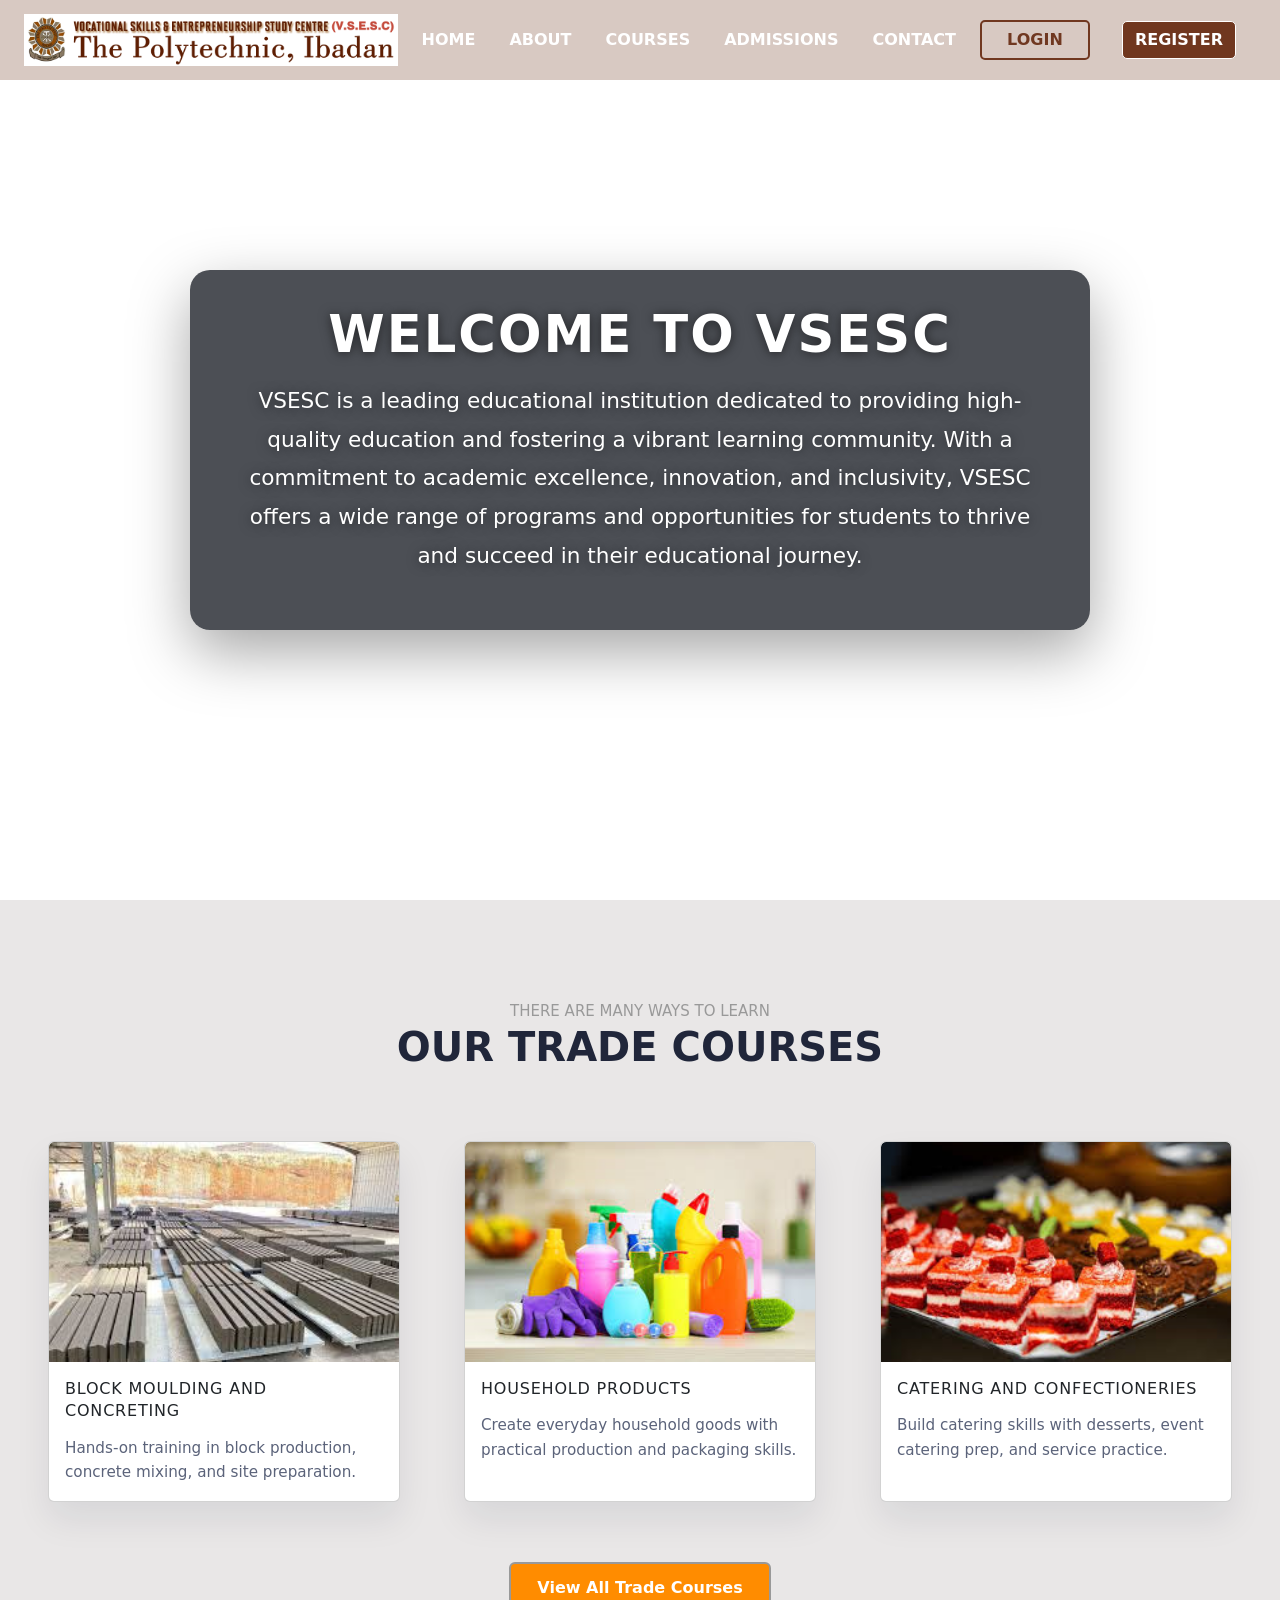
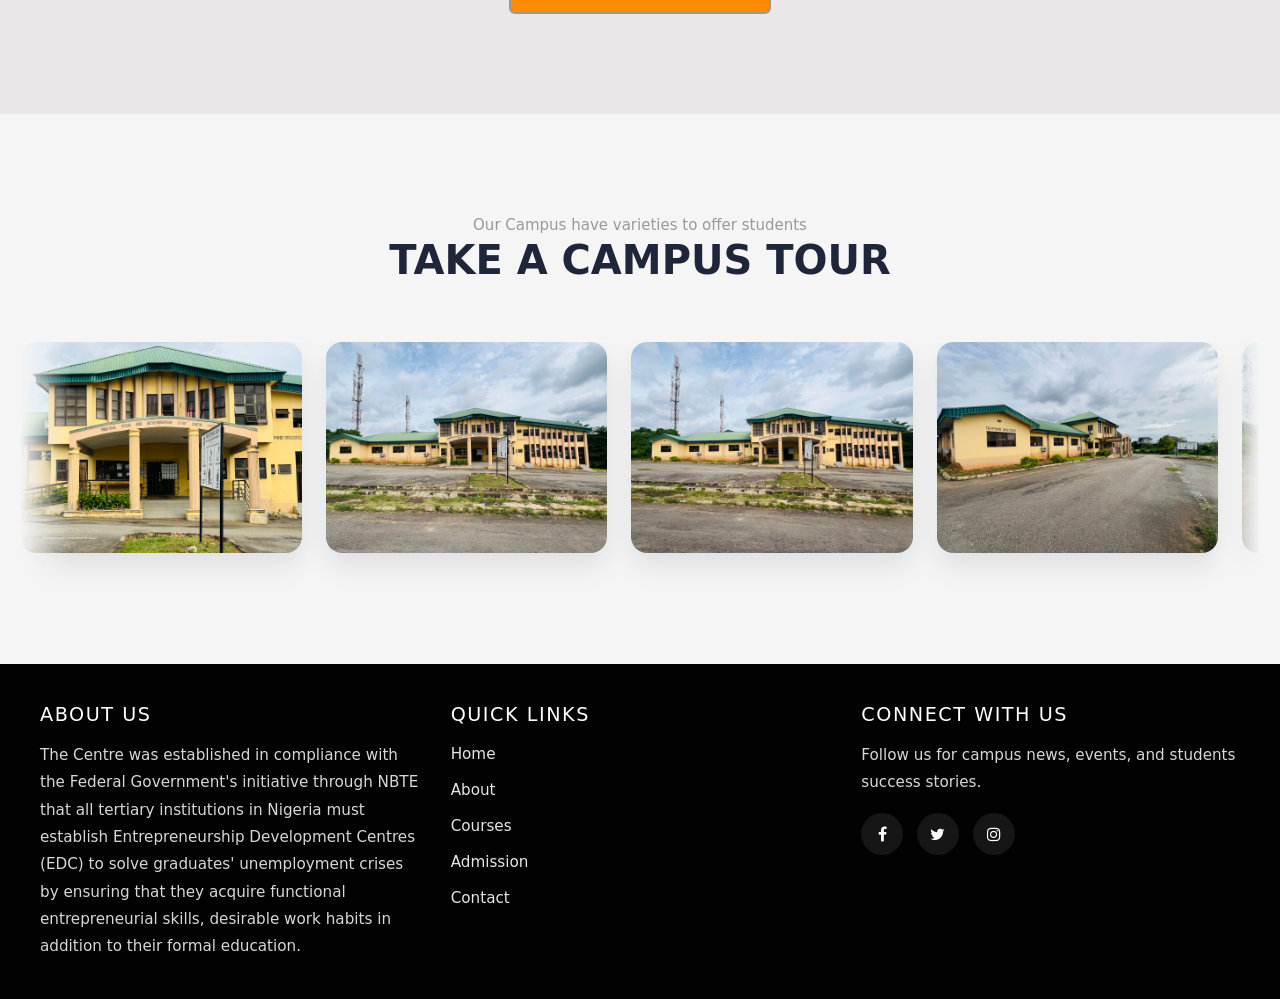
<file: index.html>
<!DOCTYPE html>
<html lang="en">
<head>
    <meta charset="UTF-8">
    <meta name="viewport" content="width=device-width, initial-scale=1.0">
    <title>The Polytechnic Ibadan - Vocation Skill & Entrepreneurship Study Centre</title>
    <link rel="stylesheet" href="index.css">
    <link rel="icon" type="image/png" href="Image/Poly Logo.png">
    <link 
      href="https://cdn.jsdelivr.net/npm/bootstrap@5.3.5/dist/css/bootstrap.min.css" 
      rel="stylesheet" 
      integrity="sha384-SgOJa3DmI69IUzQ2PVdRZhwQ+dy64/BUtbMJw1MZ8t5HZApcHrRKUc4W0kG879m7" 
      crossorigin="anonymous">
    <link 
    rel="stylesheet" 
    href="https://cdnjs.cloudflare.com/ajax/libs/font-awesome/4.7.0/css/font-awesome.min.css">
</head>
<body>
    <script src="https://cdn.jsdelivr.net/npm/bootstrap@5.3.5/dist/js/bootstrap.bundle.min.js" 
      integrity="sha384-k6d4wzSIapyDyv1kpU366/PK5hCdSbCRGRCMv+eplOQJWyd1fbcAu9OCUj5zNLiq" 
      crossorigin="anonymous">
    </script>
    <script src="index.js" defer></script>

    <!-- <NAVBAR> -->
        
    <header>
        <div class="nav_bar">
            <div class="logo">
                <img 
                  src="Image/VSESC logo.png"
                  alt="VSESC logo" 
                  onerror="this.style.display='none'"/>
            </div>

            <nav class="mid_nav" aria-label="Primary navigation">
                <a href="#home">Home</a>
                <a href="#about">About</a>
                <a href="courses.html">Courses</a>
                <a href="#admission">Admissions</a>
                <a href="#contact">Contact</a>
            </nav>

            <div class="nav-actions">
                <a href="login.html" class="lg_btn">Login</a>
                <a href="register.html" class="rg_btn">Register</a>
                <button 
                    class="nav-toggle" 
                    type="button"
                    aria-label="Toggle menu" 
                    aria-expanded="false" 
                    aria-controls="mobile-menu">
                    <span class="bar"></span>
                    <span class="bar"></span>
                    <span class="bar"></span>
                </button>
            </div>
        </div>

        <div id="mobile-menu" class="mobile-menu" hidden aria-hidden="true">
            <a href="#home">Home</a>
            <a href="#about">About</a>
            <a href="#courses">Courses</a>
            <a href="#admission">Admissions</a>
            <a href="#contact">Contact</a>
            <div class="menu-actions">
                <a href="login.html" class="lg_btn">Login</a>
                <a href="register.html" class="rg_btn">Register</a>
            </div>
        </div>
      </header>

    <!-- <HEROSECTION> -->

    <section class="hero" id="home" aria-label="Hero section">

      <div id="carouselExampleCaptions" 
        class="carousel slide"
        data-bs-interval="7000"
        data-bs-touch="true"
        data-bs-ride="carousel"
        aria-label="VSESC hero carousel">
        <div class="carousel-indicators">
          <button
            type="button"
            data-bs-target="#carouselExampleCaptions"
            data-bs-slide-to="0"
            aria-label="Slide 1"
            class="active"
            aria-current="true"
          ></button>
          <button
            type="button"
            data-bs-target="#carouselExampleCaptions"
            data-bs-slide-to="1"
            aria-label="Slide 2"
          ></button>
          <button
            type="button"
            data-bs-target="#carouselExampleCaptions"
            data-bs-slide-to="2"
            aria-label="Slide 3"
          ></button>
        </div>
        <div class="carousel-inner">
          <div class="carousel-item active">
            <!-- <img src="Image/Front view close.jpg" class="d-block w-100" alt="Front View of Centre" /> -->
            <video src="videos/Front view.mp4" class="d-block w-100" muted autoplay loop></video>
            <div class="carousel-caption hero-caption d-flex flex-column h-100 align-items-center justify-content-center">
              <div class="hero-caption-inner">
                <h1 class="top">
                  Welcome to VSESC
                </h1>
                <p class="text">
                  VSESC is a leading educational institution dedicated to providing high-quality education and fostering a vibrant learning community. With a commitment to academic excellence, innovation, and inclusivity, VSESC offers a wide range of programs and opportunities for students to thrive and succeed in their educational journey.
                </p>
              </div>
            </div>
          </div>
          <div class="carousel-item">
            <!-- <img src="Image/Right view far.jpg"  class="d-block w-100" alt="Right view of Centre" /> -->
            <video src="videos/Right view.mp4" class="d-block w-100" muted autoplay loop></video>
            <div class="carousel-caption hero-caption d-flex flex-column h-100 align-items-center justify-content-center">
              <div class="hero-caption-inner">
                <h2 class="top">
                  Welcome to VSESC
                </h2>
                <p class="text">
                  Our programs blend practical trade skills with entrepreneurship training, helping learners launch careers in construction, hospitality, and sustainable production.
                </p>
              </div>
            </div>
          </div>
          <div class="carousel-item">
            <!-- <img src="Image/Left view 1.jpg" class="d-block w-100" alt="Left view of Centre" /> -->
            <video src="videos/Left view 1.mp4" class="d-block w-100" muted autoplay loop></video>
            <div class="carousel-caption hero-caption d-flex flex-column h-100 align-items-center justify-content-center">
              <div class="hero-caption-inner">
                <h2 class="top">
                  Welcome to VSESC
                </h2>
                <p class="text">
                  Whether you are starting fresh or upskilling, our center supports growth with hands-on learning, mentorship, and career-focused education.
                </p>
              </div>
            </div>
          </div>
        </div>
      </div>
    </section>

    <!-- <MIDSEC> -->

    <section id="courses" class="mid_sec">
        <div class="way_learn">THERE ARE MANY WAYS TO LEARN</div>
        <h2 class="our-courses-text">
          OUR TRADE COURSES
        </h2>
        
        <div class="courses">
            <article class="card">
                <a href="#" class="card-link" aria-label="Block Moulding and Concreting course">
                  <img 
                  src="Image/Block 1.png"
                  class="card-img-top" loading="lazy" alt="Block moulding and concreting training session"/>
                  <div class="card-body">
                    <h3 class="card-title">Block Moulding and Concreting</h3>
                    <p class="card-description">Hands-on training in block production, concrete mixing, and site preparation.</p>
                  </div>
                </a>
            </article>
    
            <article class="card">
                <a href="#" class="card-link" aria-label="Household Products course">
                  <img src="Image/Household 3.png"
                  class="card-img-top" loading="lazy" alt="Household products training and production">
                  <div class="card-body">
                    <h3 class="card-title">Household Products</h3>
                    <p class="card-description">Create everyday household goods with practical production and packaging skills.</p>
                  </div>
                </a>
            </article>
    
            <article class="card">
                <a href="#" class="card-link" aria-label="Catering and Confectioneries course">
                  <img src="Image/Cakes 1.png" 
                  class="card-img-top" loading="lazy" alt="Catering and confectioneries practical class">
                  <div class="card-body">
                    <h3 class="card-title">Catering and Confectioneries</h3>
                    <p class="card-description">Build catering skills with desserts, event catering prep, and service practice.</p>
                  </div>
                </a>
            </article>
        </div>

        <div class="button-wrapper"> 
          <a href="courses.html" class="btn-course" aria-label="View all trade courses">
            View All Trade Courses
          </a> 
        </div>
      
    </section>

    <!-- <MOVINGSEC> -->

    <section class="campus-tour" id="about">
      <div class="way_learn">Our Campus have varieties to offer students</div>
        <h2 class="our-courses-text">
          TAKE A CAMPUS TOUR
        </h2>
        
        <div class="campus-gallery-marquee" aria-label="Campus photo gallery">
          <div class="campus-gallery-track">
            <div class="campus-gallery-group">
              <figure class="campus-gallery-item"><img src="Image/Front view close.jpg" alt="Front entrance close-up" loading="lazy" decoding="async" width="640" height="480"></figure>
              <figure class="campus-gallery-item"><img src="Image/Front view 1.jpg" alt="Front of campus building" loading="lazy" decoding="async" width="640" height="480"></figure>
              <figure class="campus-gallery-item"><img src="Image/Front view.jpg" alt="Campus front exterior" loading="lazy" decoding="async" width="640" height="480"></figure>
              <figure class="campus-gallery-item"><img src="Image/Left view 1.jpg" alt="Left side of campus" loading="lazy" decoding="async" width="640" height="480"></figure>
              <figure class="campus-gallery-item"><img src="Image/Left view 2.jpg" alt="Left wing of the centre" loading="lazy" decoding="async" width="640" height="480"></figure>
              <figure class="campus-gallery-item"><img src="Image/Right view 1.jpg" alt="Right side of campus" loading="lazy" decoding="async" width="640" height="480"></figure>
              <figure class="campus-gallery-item"><img src="Image/Right view 2.jpg" alt="Right wing exterior" loading="lazy" decoding="async" width="640" height="480"></figure>
              <figure class="campus-gallery-item"><img src="Image/Right view far.jpg" alt="Campus from a distance" loading="lazy" decoding="async" width="640" height="480"></figure>
              <figure class="campus-gallery-item"><img src="Image/vsesc stairs 1.jpeg" alt="Interior staircase" loading="lazy" decoding="async" width="640" height="480"></figure>
              <figure class="campus-gallery-item"><img src="Image/vsesc stairs.jpeg" alt="Staircase and hallway" loading="lazy" decoding="async" width="640" height="480"></figure>
              <figure class="campus-gallery-item"><img src="Image/vsesc working.jpeg" alt="Students at work" loading="lazy" decoding="async" width="640" height="480"></figure>
              <figure class="campus-gallery-item"><img src="Image/vsesc gallery.jpeg" alt="Campus gallery space" loading="lazy" decoding="async" width="640" height="480"></figure>
            </div>
            <div class="campus-gallery-group" aria-hidden="true">
              <figure class="campus-gallery-item"><img src="Image/Front view close.jpg" alt="" loading="lazy" decoding="async" width="640" height="480"></figure>
              <figure class="campus-gallery-item"><img src="Image/Front view 1.jpg" alt="" loading="lazy" decoding="async" width="640" height="480"></figure>
              <figure class="campus-gallery-item"><img src="Image/Front view.jpg" alt="" loading="lazy" decoding="async" width="640" height="480"></figure>
              <figure class="campus-gallery-item"><img src="Image/Left view 1.jpg" alt="" loading="lazy" decoding="async" width="640" height="480"></figure>
              <figure class="campus-gallery-item"><img src="Image/Left view 2.jpg" alt="" loading="lazy" decoding="async" width="640" height="480"></figure>
              <figure class="campus-gallery-item"><img src="Image/Right view 1.jpg" alt="" loading="lazy" decoding="async" width="640" height="480"></figure>
              <figure class="campus-gallery-item"><img src="Image/Right view 2.jpg" alt="" loading="lazy" decoding="async" width="640" height="480"></figure>
              <figure class="campus-gallery-item"><img src="Image/Right view far.jpg" alt="" loading="lazy" decoding="async" width="640" height="480"></figure>
              <figure class="campus-gallery-item"><img src="Image/vsesc stairs 1.jpeg" alt="" loading="lazy" decoding="async" width="640" height="480"></figure>
              <figure class="campus-gallery-item"><img src="Image/vsesc stairs.jpeg" alt="" loading="lazy" decoding="async" width="640" height="480"></figure>
              <figure class="campus-gallery-item"><img src="Image/vsesc working.jpeg" alt="" loading="lazy" decoding="async" width="640" height="480"></figure>
              <figure class="campus-gallery-item"><img src="Image/vsesc gallery.jpeg" alt="" loading="lazy" decoding="async" width="640" height="480"></figure>
            </div>
          </div>
        </div>
    </section>

    <!-- <FOOTER> -->

    <footer class="footer">
        <div class="footer-inner">
            <div class="footer-col footer-about">
                <h3>About us</h3>
                <p>The Centre was established in compliance with the Federal Government's initiative through NBTE that all tertiary institutions in Nigeria must establish Entrepreneurship Development Centres (EDC) to solve graduates' unemployment crises by ensuring that they acquire functional entrepreneurial skills, desirable work habits in addition to their formal education.</p>
            </div>
            <div class="footer-col footer-links">
                <h3>Quick Links</h3>
                <ul>
                    <li><a href="#home">Home</a></li>
                    <li><a href="#about">About</a></li>
                    <li><a href="#courses">Courses</a></li>
                    <li><a href="#admission">Admission</a></li>
                    <li><a href="#contact">Contact</a></li>
                </ul>
            </div>
            <div class="footer-col footer-social">
                <h3>Connect With Us</h3>
                <p>Follow us for campus news, events, and students success stories.</p>
                <ul class="social-links">
                    <li><a href="#" aria-label="Facebook"><i class="fa fa-facebook" aria-hidden="true"></i></a></li>
                    <li><a href="#" aria-label="Twitter"><i class="fa fa-twitter" aria-hidden="true"></i></a></li>
                    <li><a href="#" aria-label="Instagram"><i class="fa fa-instagram" aria-hidden="true"></i></a></li>
                </ul>
            </div>
        </div>
    </footer>
    
</body>
</html>
</file>
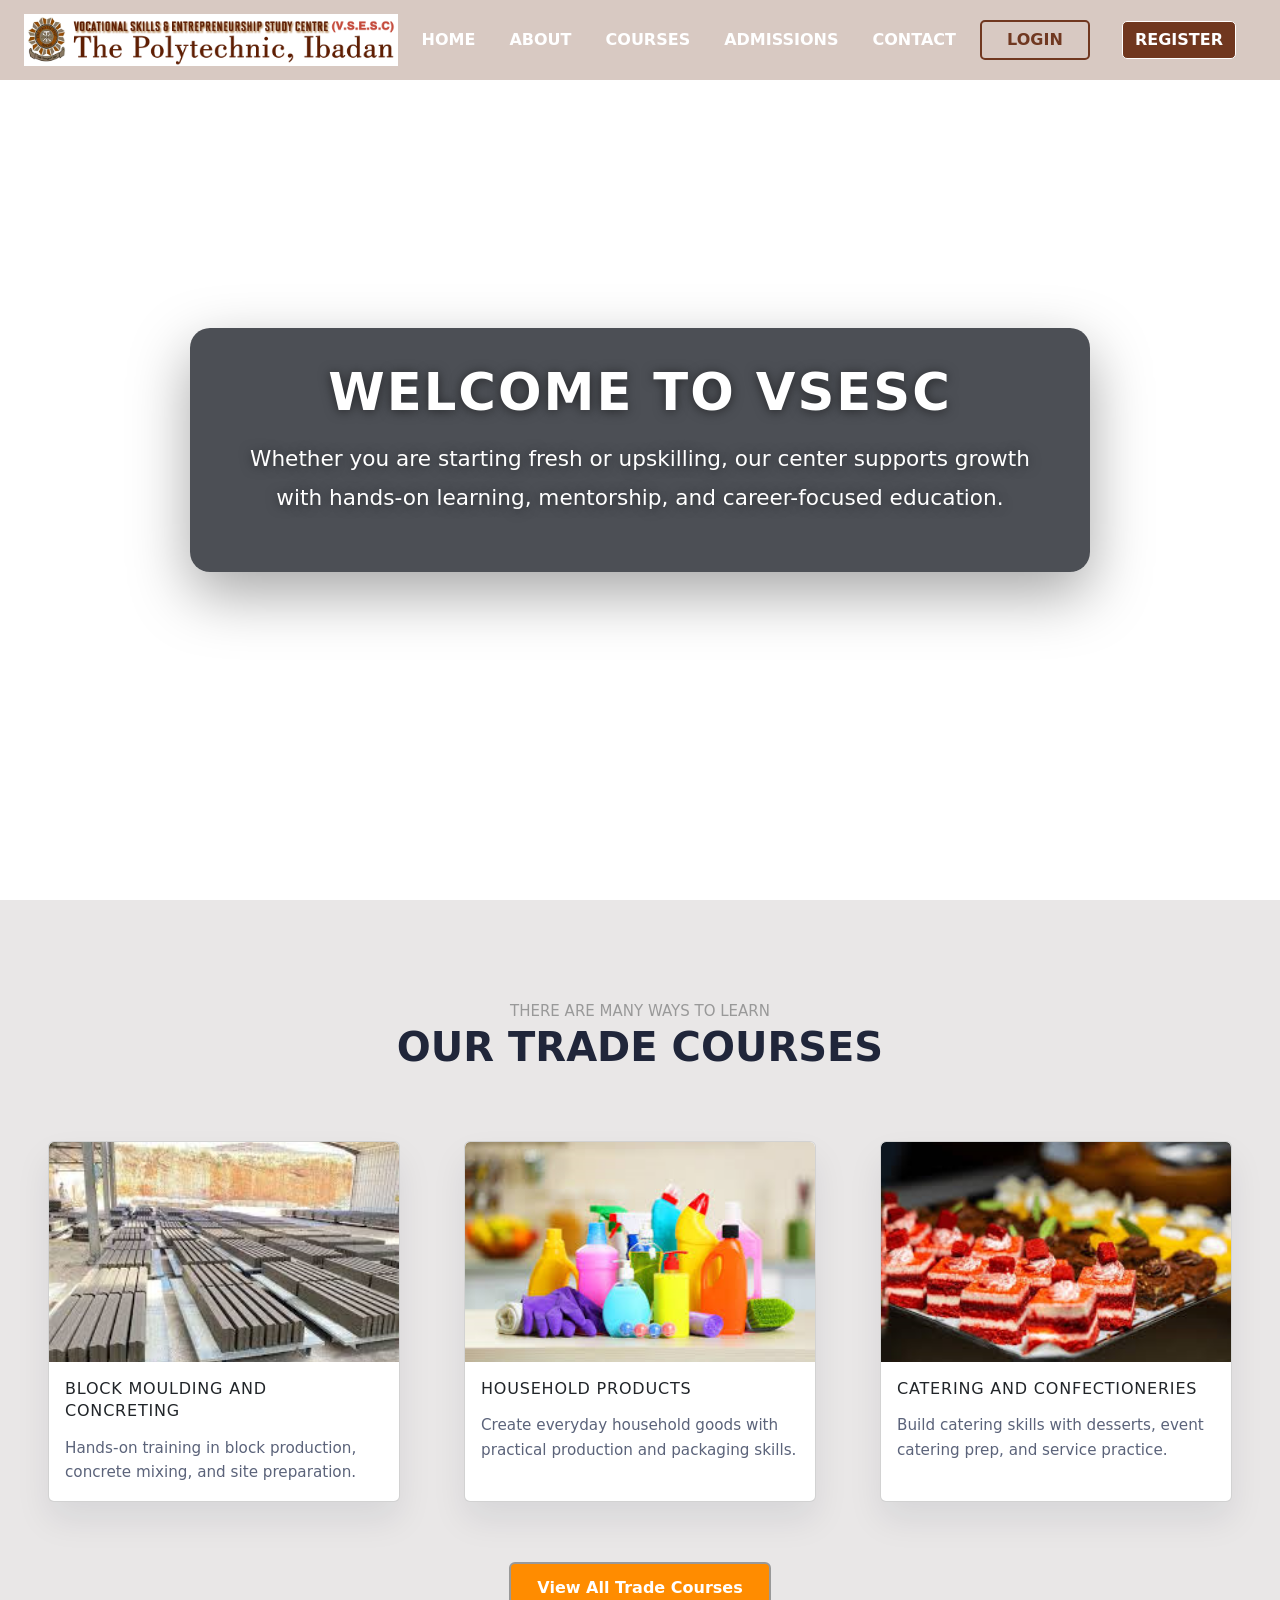
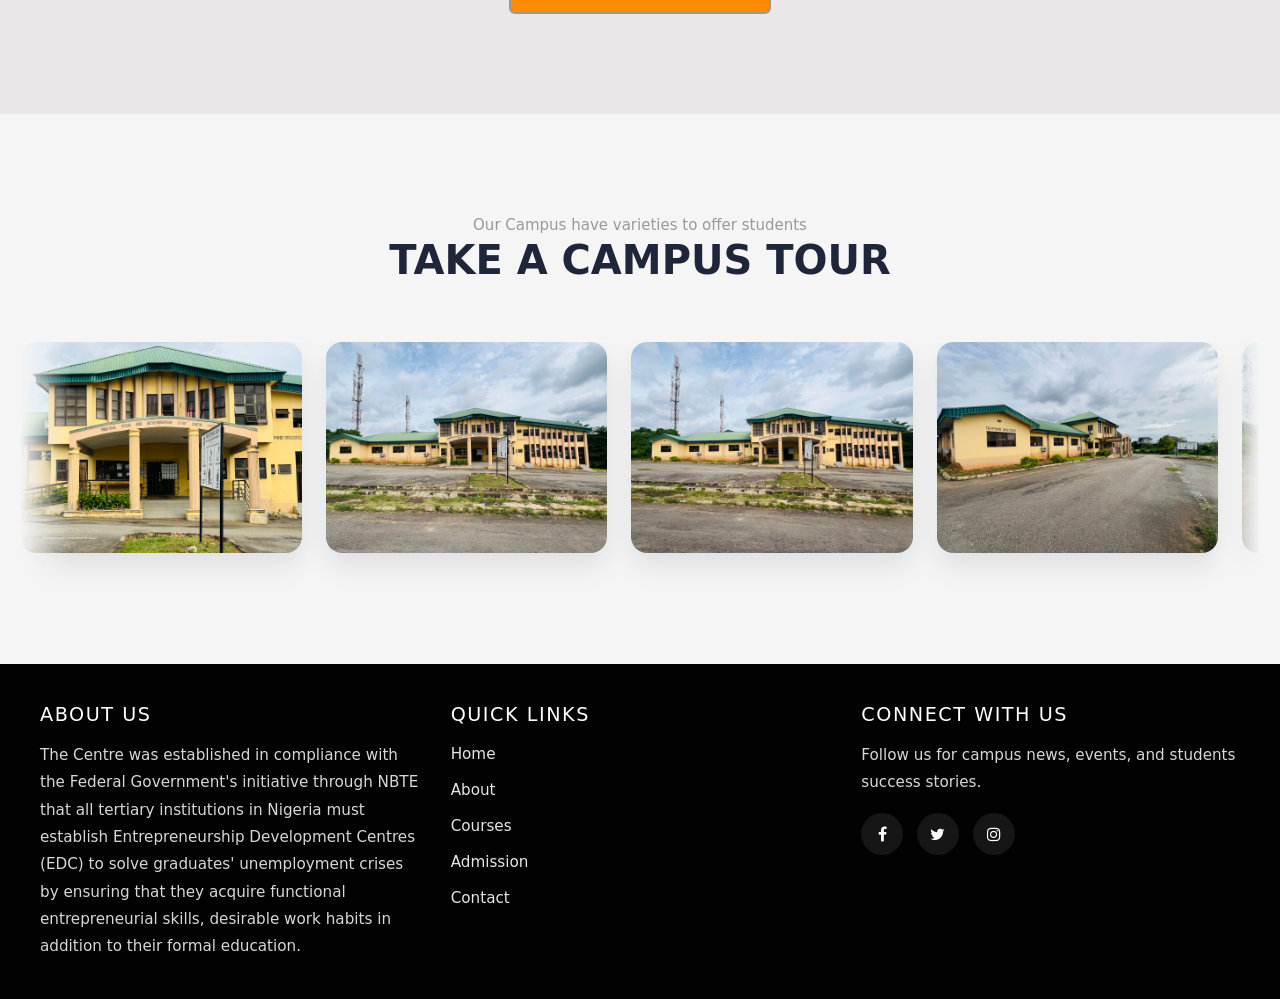
<file: index1.html>
<!DOCTYPE html>
<html lang="en"><head>
    <meta charset="UTF-8">
    <meta name="viewport" content="width=device-width, initial-scale=1.0">
    <title>The Polytechnic Ibadan - Vocation Skill &amp; Entrepreneurship Study Centre</title>
    <link rel="stylesheet" href="index.css">
    <link rel="icon" type="image/png" href="Image/Poly Logo.png">
    <link href="https://cdn.jsdelivr.net/npm/bootstrap@5.3.5/dist/css/bootstrap.min.css" rel="stylesheet" integrity="sha384-SgOJa3DmI69IUzQ2PVdRZhwQ+dy64/BUtbMJw1MZ8t5HZApcHrRKUc4W0kG879m7" crossorigin="anonymous">
    <link rel="stylesheet" href="https://cdnjs.cloudflare.com/ajax/libs/font-awesome/4.7.0/css/font-awesome.min.css">
</head>
<body>
    <script src="https://cdn.jsdelivr.net/npm/bootstrap@5.3.5/dist/js/bootstrap.bundle.min.js" integrity="sha384-k6d4wzSIapyDyv1kpU366/PK5hCdSbCRGRCMv+eplOQJWyd1fbcAu9OCUj5zNLiq" crossorigin="anonymous">
    </script>
    <script src="index.js" defer=""></script>

    <!-- <NAVBAR> -->
        
    <header>
        <div class="nav_bar">
            <div class="logo">
                <img src="Image/VSESC logo.png" alt="VSESC logo" onerror="this.style.display='none'">
            </div>

            <nav class="mid_nav" aria-label="Primary navigation">
                <a href="#home">Home</a>
                <a href="#about">About</a>
                <a href="courses.html">Courses</a>
                <a href="#admission">Admissions</a>
                <a href="#contact">Contact</a>
            </nav>

            <div class="nav-actions">
                <a href="login.html" class="lg_btn">Login</a>
                <a href="register.html" class="rg_btn">Register</a>
                <button class="nav-toggle" type="button" aria-label="Toggle menu" aria-expanded="false" aria-controls="mobile-menu">
                    <span class="bar"></span>
                    <span class="bar"></span>
                    <span class="bar"></span>
                </button>
            </div>
        </div>

        <div id="mobile-menu" class="mobile-menu" hidden="" aria-hidden="true">
            <a href="#home">Home</a>
            <a href="#about">About</a>
            <a href="courses.html">Courses</a>
            <a href="#admission">Admissions</a>
            <a href="#contact">Contact</a>
            <div class="menu-actions">
                <a href="login.html" class="lg_btn">Login</a>
                <a href="register.html" class="rg_btn">Register</a>
            </div>
        </div>
      </header>

    <!-- <HEROSECTION> -->

    <section class="hero" id="home" aria-label="Hero section">

      <div id="carouselExampleCaptions" class="carousel slide" data-bs-interval="7000" data-bs-touch="true" data-bs-ride="carousel" aria-label="VSESC hero carousel">
        <div class="carousel-indicators">
          <button type="button" data-bs-target="#carouselExampleCaptions" data-bs-slide-to="0" aria-label="Slide 1" class=""></button>
          <button type="button" data-bs-target="#carouselExampleCaptions" data-bs-slide-to="1" aria-label="Slide 2" class=""></button>
          <button type="button" data-bs-target="#carouselExampleCaptions" data-bs-slide-to="2" aria-label="Slide 3" class="active" aria-current="true"></button>
        </div>
        <div class="carousel-inner">
          <div class="carousel-item">
            <!-- <img src="Image/Front view close.jpg" class="d-block w-100" alt="Front View of Centre" /> -->
            <video src="videos/Front view.mp4" class="d-block w-100" muted="" autoplay="" loop=""></video>
            <div class="carousel-caption hero-caption d-flex flex-column h-100 align-items-center justify-content-center">
              <div class="hero-caption-inner">
                <h1 class="top">
                  Welcome to VSESC
                </h1>
                <p class="text">
                  VSESC is a leading vocational centre dedicated to providing high-quality training, and offers a wide range of programs and opportunities for students to thrive and succeed in their entrepreneurship journey.
                </p>
              </div>
            </div>
          </div>
          <div class="carousel-item active carousel-item-start">
            <!-- <img src="Image/Right view far.jpg"  class="d-block w-100" alt="Right view of Centre" /> -->
            <video src="videos/Right view.mp4" class="d-block w-100" muted="" autoplay="" loop=""></video>
            <div class="carousel-caption hero-caption d-flex flex-column h-100 align-items-center justify-content-center">
              <div class="hero-caption-inner">
                <h2 class="top">
                  Welcome to VSESC
                </h2>
                <p class="text">
                  Our programs blend practical trade skills with entrepreneurship training, helping learners launch careers in Technology, hospitality, and sustainable production.
                </p>
              </div>
            </div>
          </div>
          <div class="carousel-item carousel-item-next carousel-item-start">
            <!-- <img src="Image/Left view 1.jpg" class="d-block w-100" alt="Left view of Centre" /> -->
            <video src="videos/Left view 1.mp4" class="d-block w-100" muted="" autoplay="" loop=""></video>
            <div class="carousel-caption hero-caption d-flex flex-column h-100 align-items-center justify-content-center">
              <div class="hero-caption-inner">
                <h2 class="top">
                  Welcome to VSESC
                </h2>
                <p class="text">
                  Whether you are starting fresh or upskilling, our center supports growth with hands-on learning, mentorship, and career-focused education.
                </p>
              </div>
            </div>
          </div>
        </div>
      </div>
    </section>

    <!-- <MIDSEC> -->

    <section id="courses" class="mid_sec">
        <div class="way_learn">THERE ARE MANY WAYS TO LEARN</div>
        <h2 class="our-courses-text">
          OUR TRADE COURSES
        </h2>
        
        <div class="courses">
            <article class="card">
                <a href="#" class="card-link" aria-label="Block Moulding and Concreting course">
                  <img src="Image/Block 1.png" class="card-img-top" loading="lazy" alt="Block moulding and concreting training session">
                  <div class="card-body">
                    <h3 class="card-title">Block Moulding and Concreting</h3>
                    <p class="card-description">Hands-on training in block production, concrete mixing, and site preparation.</p>
                  </div>
                </a>
            </article>
    
            <article class="card">
                <a href="#" class="card-link" aria-label="Household Products course">
                  <img src="Image/Household 3.png" class="card-img-top" loading="lazy" alt="Household products training and production">
                  <div class="card-body">
                    <h3 class="card-title">Household Products</h3>
                    <p class="card-description">Create everyday household goods with practical production and packaging skills.</p>
                  </div>
                </a>
            </article>
    
            <article class="card">
                <a href="#" class="card-link" aria-label="Catering and Confectioneries course">
                  <img src="Image/Cakes 1.png" class="card-img-top" loading="lazy" alt="Catering and confectioneries practical class">
                  <div class="card-body">
                    <h3 class="card-title">Catering and Confectioneries</h3>
                    <p class="card-description">Build catering skills with desserts, event catering prep, and service practice.</p>
                  </div>
                </a>
            </article>
        </div>

        <div class="button-wrapper"> 
          <a href="courses.html" class="btn-course" aria-label="View all trade courses">
            View All Trade Courses
          </a> 
        </div>
      
    </section>

    <!-- <MOVINGSEC> -->

    <section class="campus-tour" id="about">
      <div class="way_learn">Our Campus have varieties to offer students</div>
        <h2 class="our-courses-text">
          TAKE A CAMPUS TOUR
        </h2>
        
        <div class="campus-gallery-marquee" aria-label="Campus photo gallery">
          <div class="campus-gallery-track">
            <div class="campus-gallery-group">
              <figure class="campus-gallery-item"><img src="Image/Front view close.jpg" alt="Front entrance close-up" loading="lazy" decoding="async" width="640" height="480"></figure>
              <figure class="campus-gallery-item"><img src="Image/Front view 1.jpg" alt="Front of campus building" loading="lazy" decoding="async" width="640" height="480"></figure>
              <figure class="campus-gallery-item"><img src="Image/Front view.jpg" alt="Campus front exterior" loading="lazy" decoding="async" width="640" height="480"></figure>
              <figure class="campus-gallery-item"><img src="Image/Left view 1.jpg" alt="Left side of campus" loading="lazy" decoding="async" width="640" height="480"></figure>
              <figure class="campus-gallery-item"><img src="Image/Left view 2.jpg" alt="Left wing of the centre" loading="lazy" decoding="async" width="640" height="480"></figure>
              <figure class="campus-gallery-item"><img src="Image/Right view 1.jpg" alt="Right side of campus" loading="lazy" decoding="async" width="640" height="480"></figure>
              <figure class="campus-gallery-item"><img src="Image/Right view 2.jpg" alt="Right wing exterior" loading="lazy" decoding="async" width="640" height="480"></figure>
              <figure class="campus-gallery-item"><img src="Image/Right view far.jpg" alt="Campus from a distance" loading="lazy" decoding="async" width="640" height="480"></figure>
              <figure class="campus-gallery-item"><img src="Image/vsesc stairs 1.jpeg" alt="Interior staircase" loading="lazy" decoding="async" width="640" height="480"></figure>
              <figure class="campus-gallery-item"><img src="Image/vsesc stairs.jpeg" alt="Staircase and hallway" loading="lazy" decoding="async" width="640" height="480"></figure>
              <figure class="campus-gallery-item"><img src="Image/vsesc working.jpeg" alt="Students at work" loading="lazy" decoding="async" width="640" height="480"></figure>
              <figure class="campus-gallery-item"><img src="Image/vsesc gallery.jpeg" alt="Campus gallery space" loading="lazy" decoding="async" width="640" height="480"></figure>
            </div>
            <div class="campus-gallery-group" aria-hidden="true">
              <figure class="campus-gallery-item"><img src="Image/Front view close.jpg" alt="" loading="lazy" decoding="async" width="640" height="480"></figure>
              <figure class="campus-gallery-item"><img src="Image/Front view 1.jpg" alt="" loading="lazy" decoding="async" width="640" height="480"></figure>
              <figure class="campus-gallery-item"><img src="Image/Front view.jpg" alt="" loading="lazy" decoding="async" width="640" height="480"></figure>
              <figure class="campus-gallery-item"><img src="Image/Left view 1.jpg" alt="" loading="lazy" decoding="async" width="640" height="480"></figure>
              <figure class="campus-gallery-item"><img src="Image/Left view 2.jpg" alt="" loading="lazy" decoding="async" width="640" height="480"></figure>
              <figure class="campus-gallery-item"><img src="Image/Right view 1.jpg" alt="" loading="lazy" decoding="async" width="640" height="480"></figure>
              <figure class="campus-gallery-item"><img src="Image/Right view 2.jpg" alt="" loading="lazy" decoding="async" width="640" height="480"></figure>
              <figure class="campus-gallery-item"><img src="Image/Right view far.jpg" alt="" loading="lazy" decoding="async" width="640" height="480"></figure>
              <figure class="campus-gallery-item"><img src="Image/vsesc stairs 1.jpeg" alt="" loading="lazy" decoding="async" width="640" height="480"></figure>
              <figure class="campus-gallery-item"><img src="Image/vsesc stairs.jpeg" alt="" loading="lazy" decoding="async" width="640" height="480"></figure>
              <figure class="campus-gallery-item"><img src="Image/vsesc working.jpeg" alt="" loading="lazy" decoding="async" width="640" height="480"></figure>
              <figure class="campus-gallery-item"><img src="Image/vsesc gallery.jpeg" alt="" loading="lazy" decoding="async" width="640" height="480"></figure>
            </div>
          </div>
        </div>
    </section>

    <!-- <FOOTER> -->

    <footer class="footer">
        <div class="footer-inner">
            <div class="footer-col footer-about">
                <h3>About us</h3>
                <p>The Centre was established in compliance with the Federal Government's initiative through NBTE that all tertiary institutions in Nigeria must establish Entrepreneurship Development Centres (EDC) to solve graduates' unemployment crises by ensuring that they acquire functional entrepreneurial skills, desirable work habits in addition to their formal education.</p>
            </div>
            <div class="footer-col footer-links">
                <h3>Quick Links</h3>
                <ul>
                    <li><a href="#home">Home</a></li>
                    <li><a href="#about">About</a></li>
                    <li><a href="courses.html">Courses</a></li>
                    <li><a href="#admission">Admission</a></li>
                    <li><a href="#contact">Contact</a></li>
                </ul>
            </div>
            <div class="footer-col footer-social">
                <h3>Connect With Us</h3>
                <p>Follow us for campus news, events, and students success stories.</p>
                <ul class="social-links">
                    <li><a href="#" aria-label="Facebook"><i class="fa fa-facebook" aria-hidden="true"></i></a></li>
                    <li><a href="#" aria-label="Twitter"><i class="fa fa-twitter" aria-hidden="true"></i></a></li>
                    <li><a href="#" aria-label="Instagram"><i class="fa fa-instagram" aria-hidden="true"></i></a></li>
                </ul>
            </div>
        </div>
    </footer>
    </body>
    </html>
</file>
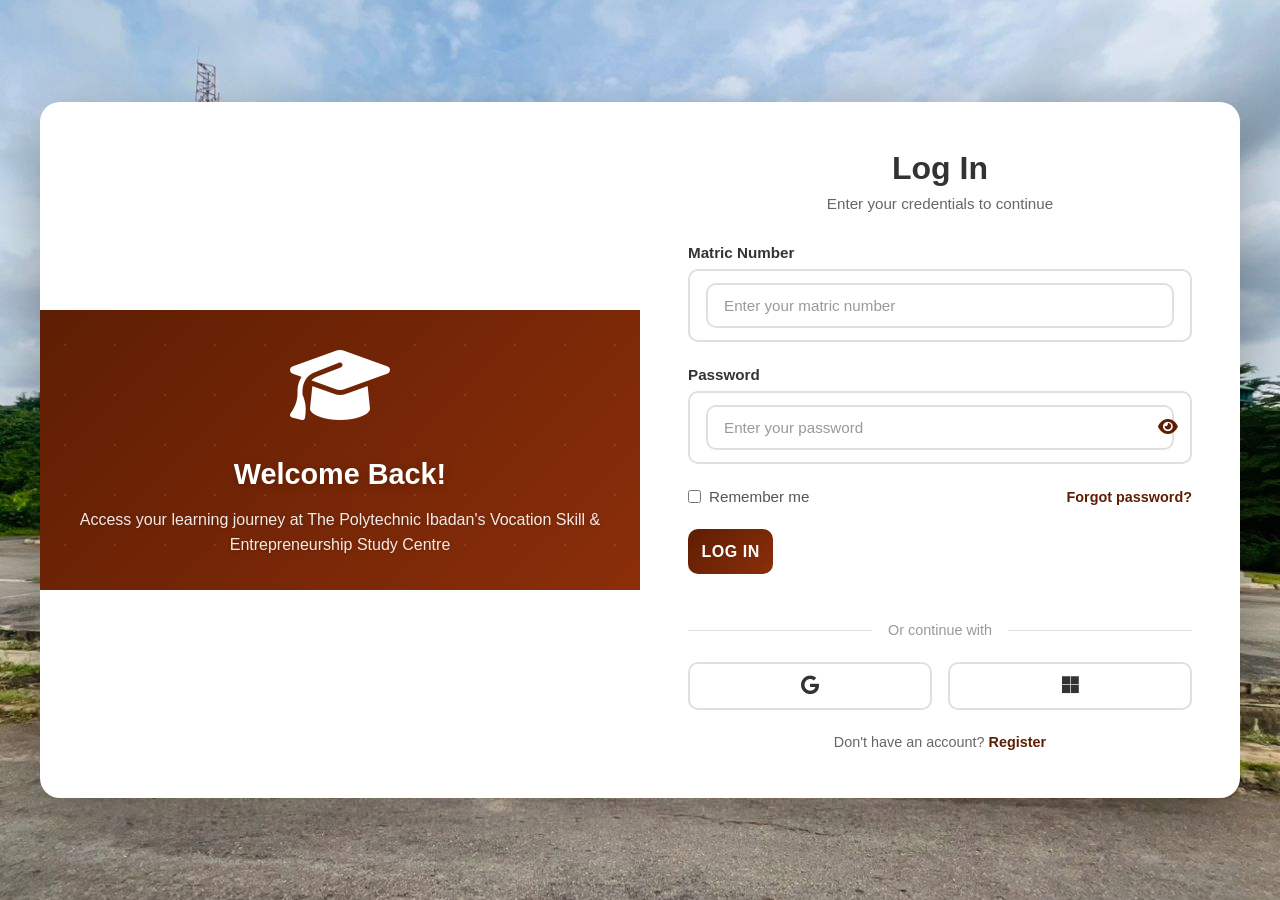
<file: login.html>
<!DOCTYPE html>
<html lang="en">
<head>
    <meta charset="UTF-8">
    <meta name="viewport" content="width=device-width, initial-scale=1.0">
    <title>Login - The Polytechnic Ibadan</title>
    <link rel="stylesheet" href="login.css">
    <link rel="icon" type="image/png" href="Image/Poly Logo.png">
    <link rel="stylesheet" href="https://cdnjs.cloudflare.com/ajax/libs/font-awesome/6.4.0/css/all.min.css">
    <style>
       
    </style>
</head>
<body>
    <div class="login-container">
        <div class="login-content">
            <!-- Left Section - Image -->
            <div class="login-image">
                <div class="login-image-content">
                    <div class="login-image-icon">
                        <i class="fas fa-graduation-cap"></i>
                    </div>
                    <h2>Welcome Back!</h2>
                    <p>Access your learning journey at The Polytechnic Ibadan's Vocation Skill & Entrepreneurship Study Centre</p>
                </div>
            </div>

            <!-- Right Section - Form -->
            <div class="login-form">
                <div class="form-header">
                    <h1>Log In</h1>
                    <p>Enter your credentials to continue</p>
                </div>

                <div class="alert" id="alertBox"></div>

                <form id="loginForm">
                    <!-- Matric Number Field -->
                    <div class="form-group">
                        <label for="matricNumber">Matric Number</label>
                        <div class="input-wrapper">
                            <input 
                                type="text" 
                                id="matricNumber" 
                                name="matricNumber" 
                                placeholder="Enter your matric number"
                                required
                                autocomplete="username"
                            >
                        </div>
                        <div class="field-error" id="matricNumberError"></div>
                    </div>

                    <!-- Password Field -->
                    <div class="form-group">
                        <label for="password">Password</label>
                        <div class="input-wrapper">
                            <input 
                                type="password" 
                                id="password" 
                                name="password" 
                                placeholder="Enter your password"
                                required
                                autocomplete="current-password"
                            >
                            <button 
                                type="button" 
                                class="password-toggle" 
                                id="togglePassword"
                                aria-label="Toggle password visibility"
                            >
                                <i class="fas fa-eye"></i>
                            </button>
                        </div>
                        <div class="field-error" id="passwordError"></div>
                    </div>

                    <!-- Remember Me & Forgot Password -->
                    <div class="form-options">
                        <div class="remember-me">
                            <input type="checkbox" id="rememberMe" name="rememberMe">
                            <label for="rememberMe">Remember me</label>
                        </div>
                        <a href="#" class="forgot-password">Forgot password?</a>
                    </div>

                    <!-- Login Button -->
                    <button type="submit" class="login-btn" id="loginBtn">Log In</button>

                    <!-- Divider -->
                    <div class="divider">Or continue with</div>

                    <!-- Social Login -->
                    <div class="social-login">
                        <button type="button" class="social-btn" aria-label="Login with Google">
                            <i class="fab fa-google"></i>
                        </button>
                        <button type="button" class="social-btn" aria-label="Login with Microsoft">
                            <i class="fab fa-microsoft"></i>
                        </button>
                    </div>

                    <!-- Sign Up Link -->
                    <div class="form-footer">
                        Don't have an account? <a href="register.html">Register</a>
                    </div>
                </form>
            </div>
        </div>
    </div>

    <script>
        // Password Toggle
        const togglePassword = document.getElementById('togglePassword');
        const passwordInput = document.getElementById('password');

        togglePassword.addEventListener('click', function() {
            const type = passwordInput.getAttribute('type') === 'password' ? 'text' : 'password';
            passwordInput.setAttribute('type', type);
            
            // Toggle icon
            this.innerHTML = type === 'password' 
                ? '<i class="fas fa-eye"></i>' 
                : '<i class="fas fa-eye-slash"></i>';
        });

        // Form Validation
        const loginForm = document.getElementById('loginForm');
        const matricNumberInput = document.getElementById('matricNumber');
        const passwordInput_val = document.getElementById('password');
        const loginBtn = document.getElementById('loginBtn');
        const alertBox = document.getElementById('alertBox');

        // Matric number validation regex
        const matricNumberRegex = /^\d+$/;

        function validateMatricNumber(matricNumber) {
            return matricNumberRegex.test(matricNumber);
        }

        function showAlert(message, type = 'error') {
            alertBox.textContent = message;
            alertBox.className = `alert show ${type}`;
            
            if (type === 'success') {
                setTimeout(() => {
                    alertBox.classList.remove('show');
                }, 3000);
            }
        }

        function showFieldError(input, errorElement, message) {
            input.classList.add('error');
            errorElement.textContent = message;
            errorElement.classList.add('show');
        }

        function clearFieldError(input, errorElement) {
            input.classList.remove('error');
            input.classList.add('success');
            errorElement.classList.remove('show');
        }

        // Real-time matric number validation
        matricNumberInput.addEventListener('blur', function() {
            const matricNumberError = document.getElementById('matricNumberError');
            if (!this.value) {
                showFieldError(this, matricNumberError, 'Matric number is required');
            } else if (!validateMatricNumber(this.value)) {
                showFieldError(this, matricNumberError, 'Please enter a valid matric number');
            } else {
                clearFieldError(this, matricNumberError);
            }
        });

        // Real-time password validation
        passwordInput_val.addEventListener('blur', function() {
            const passwordError = document.getElementById('passwordError');
            if (!this.value) {
                showFieldError(this, passwordError, 'Password is required');
            } else if (this.value.length < 6) {
                showFieldError(this, passwordError, 'Password must be at least 6 characters');
            } else {
                clearFieldError(this, passwordError);
            }
        });

        // Form submission
        loginForm.addEventListener('submit', async function(e) {
            e.preventDefault();

            const matricNumber = matricNumberInput.value;
            const password = passwordInput_val.value;
            const rememberMe = document.getElementById('rememberMe').checked;

            // Validation
            let isValid = true;
            const matricNumberError = document.getElementById('matricNumberError');
            const passwordError = document.getElementById('passwordError');

            if (!matricNumber) {
                showFieldError(matricNumberInput, matricNumberError, 'Matric number is required');
                isValid = false;
            } else if (!validateMatricNumber(matricNumber)) {
                showFieldError(matricNumberInput, matricNumberError, 'Please enter a valid matric number');
                isValid = false;
            } else {
                clearFieldError(matricNumberInput, matricNumberError);
            }

            if (!password) {
                showFieldError(passwordInput_val, passwordError, 'Password is required');
                isValid = false;
            } else if (password.length < 6) {
                showFieldError(passwordInput_val, passwordError, 'Password must be at least 6 characters');
                isValid = false;
            } else {
                clearFieldError(passwordInput_val, passwordError);
            }

            if (!isValid) {
                return;
            }

            // Add loading state
            loginBtn.classList.add('loading');
            loginBtn.disabled = true;

            try {
                // Simulate API call (replace with actual API endpoint)
                await new Promise(resolve => setTimeout(resolve, 1500));

                // Handle remember me
                if (rememberMe) {
                    localStorage.setItem('rememberedMatricNumber', matricNumber);
                } else {
                    localStorage.removeItem('rememberedMatricNumber');
                }

                showAlert('Login successful! Redirecting...', 'success');

                // Redirect after a delay
                setTimeout(() => {
                    window.location.href = 'index.html';
                }, 1500);
            } catch (error) {
                showAlert('Login failed. Please check your credentials and try again.', 'error');
            } finally {
                loginBtn.classList.remove('loading');
                loginBtn.disabled = false;
            }
        });

        // Load remembered matric number
        window.addEventListener('load', function() {
            const rememberedMatricNumber = localStorage.getItem('rememberedMatricNumber');
            if (rememberedMatricNumber) {
                matricNumberInput.value = rememberedMatricNumber;
                document.getElementById('rememberMe').checked = true;
            }
        });

        // Social login handlers (placeholder)
        document.querySelectorAll('.social-btn').forEach(btn => {
            btn.addEventListener('click', function(e) {
                e.preventDefault();
                showAlert('Social login will be implemented soon!', 'error');
            });
        });

        // Forgot password link
        document.querySelector('.forgot-password').addEventListener('click', function(e) {
            e.preventDefault();
            showAlert('Password reset functionality coming soon!', 'error');
        });

        // Clear error on input
        matricNumberInput.addEventListener('input', function() {
            if (this.classList.contains('error')) {
                document.getElementById('matricNumberError').classList.remove('show');
                this.classList.remove('error');
            }
        });

        passwordInput_val.addEventListener('input', function() {
            if (this.classList.contains('error')) {
                document.getElementById('passwordError').classList.remove('show');
                this.classList.remove('error');
            }
        });
    </script>
</body>
</html>
</file>
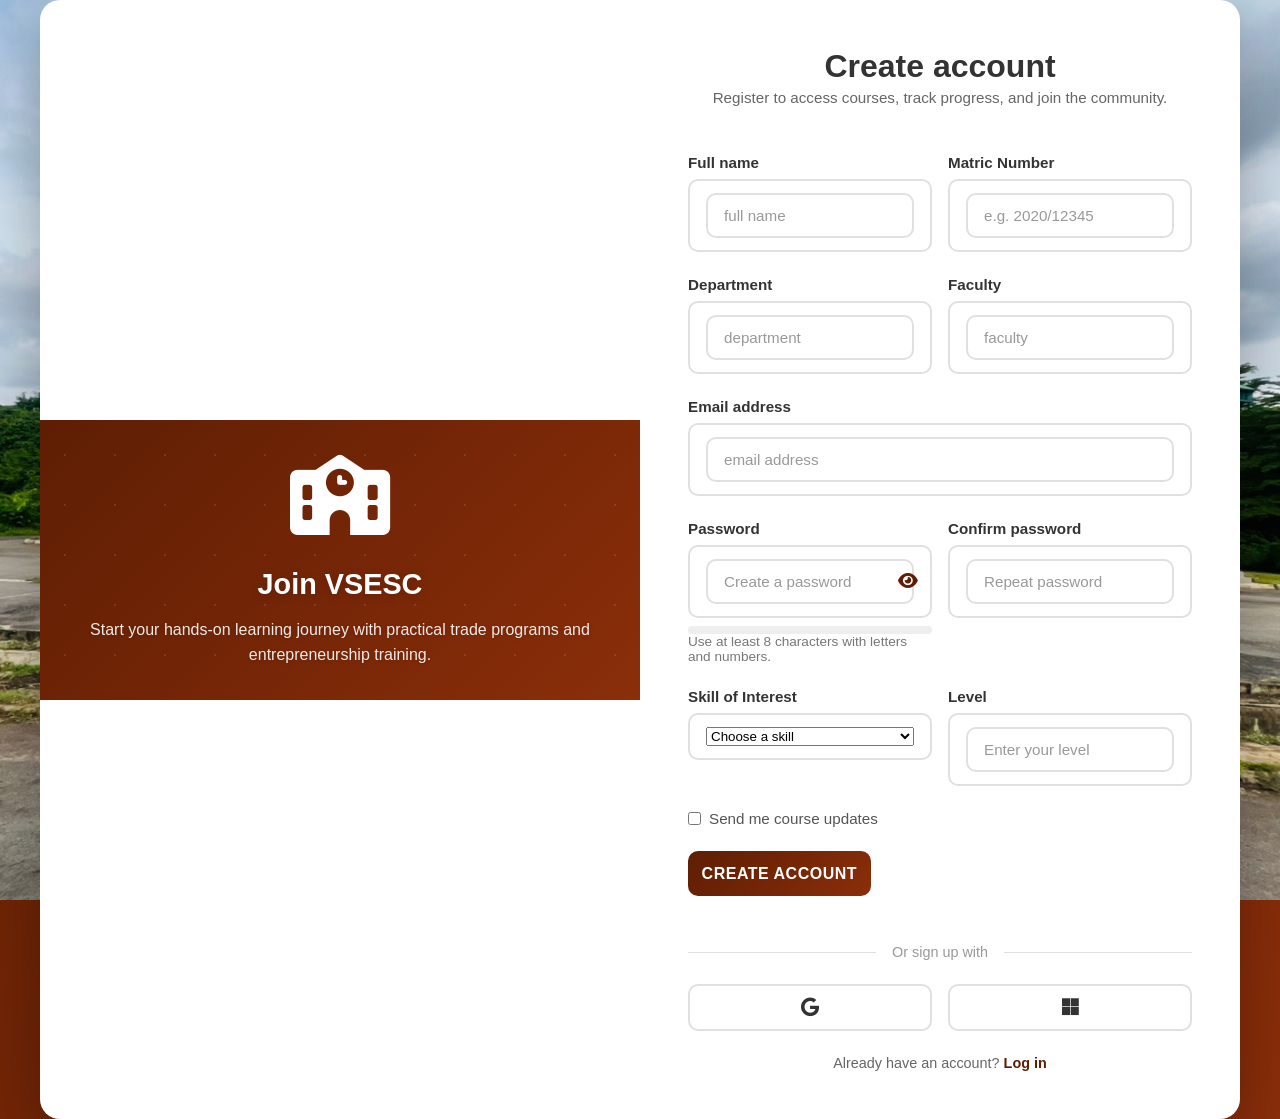
<file: register.html>
<!DOCTYPE html>
<html lang="en">
<head>
    <meta charset="UTF-8">
    <meta name="viewport" content="width=device-width, initial-scale=1.0">
    <title>Register - The Polytechnic Ibadan</title>
    <link rel="stylesheet" href="register.css">
    <link rel="icon" type="image/png" href="Image/Poly Logo.png">
    <link rel="stylesheet" href="https://cdnjs.cloudflare.com/ajax/libs/font-awesome/6.4.0/css/all.min.css">
    
</head>
<body>
    <div class="login-container" role="main">
        <div class="login-content">
            <!-- Left: Image/Brand -->
            <div class="login-image" aria-hidden="true">
                <div class="login-image-content">
                    <div class="login-image-icon">
                        <i class="fas fa-school"></i>
                    </div>
                    <h2>Join VSESC</h2>
                    <p>Start your hands-on learning journey with practical trade programs and entrepreneurship training.</p>
                </div>
            </div>

            <!-- Right: Registration Form -->
            <div class="login-form">
                <div class="form-header">
                    <h1>Create account</h1>
                    <p class="register-note">Register to access courses, track progress, and join the community.</p>
                </div>

                <div class="alert" id="alertBox" role="status" aria-live="polite"></div>

                <form id="registerForm" novalidate>
                    <div class="grid-two">
                        <div class="form-group">
                            <label for="fullName">Full name</label>
                            <div class="input-wrapper">
                                <input type="text" id="fullName" name="fullName" placeholder="full name" autocomplete="name" required>
                            </div>
                            <div class="field-error" id="fullNameError"></div>
                        </div>

                        <div class="form-group">
                            <label for="matricNumber">Matric Number</label>
                            <div class="input-wrapper">
                                <input type="text" id="matricNumber" name="matricNumber" placeholder="e.g. 2020/12345" autocomplete="username" required>
                            </div>
                            <div class="field-error" id="matricNumberError"></div>
                        </div>
                    </div>

                    <div class="grid-two">
                        <div class="form-group">
                            <label for="department">Department</label>
                            <div class="input-wrapper">
                                <input type="text" id="department" name="department" placeholder="department" autocomplete="organization" required>
                            </div>
                            <div class="field-error" id="departmentError"></div>
                        </div>

                        <div class="form-group">
                            <label for="faculty">Faculty</label>
                            <div class="input-wrapper">
                                <input type="text" id="faculty" name="faculty" placeholder="faculty" autocomplete="organization" required>
                            </div>
                            <div class="field-error" id="facultyError"></div>
                        </div>
                    </div>

                    <div class="form-group">
                        <label for="email">Email address</label>
                        <div class="input-wrapper">
                            <input type="email" id="email" name="email" placeholder="email address" autocomplete="email" required>
                        </div>
                        <div class="field-error" id="emailError"></div>
                    </div>

                    <div class="grid-two">
                        <div class="form-group">
                            <label for="password">Password</label>
                            <div class="input-wrapper">
                                <input type="password" id="password" name="password" placeholder="Create a password" autocomplete="new-password" required>
                                <button type="button" class="password-toggle" id="togglePassword" aria-label="Toggle password visibility"><i class="fas fa-eye"></i></button>
                            </div>
                            <div class="password-strength" aria-hidden="true"><i id="pwStrengthBar"></i></div>
                            <div class="small-help">Use at least 8 characters with letters and numbers.</div>
                            <div class="field-error" id="passwordError"></div>
                        </div>

                        <div class="form-group">
                            <label for="confirmPassword">Confirm password</label>
                            <div class="input-wrapper">
                                <input type="password" id="confirmPassword" name="confirmPassword" placeholder="Repeat password" autocomplete="new-password" required>
                            </div>
                            <div class="field-error" id="confirmPasswordError"></div>
                        </div>
                    </div>

                    <div class="grid-two">
                        <div class="form-group">
                            <label for="course">Skill of Interest</label>
                            <div class="input-wrapper">
                                <select id="course" name="course" required>
                                    <option value="">Choose a skill</option>
                                    <option>Block Moulding & Concreting</option>
                                    <option>Catering & Confectioneries</option>
                                    <option>Fish Farming</option>
                                    <option>Household Products</option>
                                    <option>Shoe Making</option>
                                    <option>Solar Installation</option>
                                    <option>Tailoring and fashion Designing</option>
                                    <option>Technology and Digital Skills</option>
                                </select>
                            </div>
                            <div class="field-error" id="courseError"></div>
                        </div>

                        <div class="form-group">
                            <label for="level">Level</label>
                            <div class="input-wrapper">
                                <input type="text" id="level" name="level" placeholder="Enter your level" autocomplete="off">
                            </div>
                            <div class="field-error" id="levelError"></div>
                           
                        </div>
                    </div>

                    <div class="form-options">
                        <div class="remember-me">
                            <input type="checkbox" id="updates" name="updates">
                            <label for="updates">Send me course updates</label>
                        </div>
                    </div>

                    <button type="submit" class="login-btn" id="registerBtn">Create Account</button>

                    <div class="divider">Or sign up with</div>

                    <div class="social-login">
                        <button type="button" class="social-btn" aria-label="Sign up with Google"><i class="fab fa-google"></i></button>
                        <button type="button" class="social-btn" aria-label="Sign up with Microsoft"><i class="fab fa-microsoft"></i></button>
                    </div>

                    <div class="form-footer">Already have an account? <a href="login.html">Log in</a></div>
                </form>
            </div>
        </div>
    </div>

    <script>
        // Helpers
        const strengthBar = document.getElementById('pwStrengthBar');
        const password = document.getElementById('password');
        const confirmPassword = document.getElementById('confirmPassword');

        function setAlert(msg, type='error'){
            const box = document.getElementById('alertBox');
            box.textContent = msg; box.className = `alert show ${type}`;
            setTimeout(()=> box.classList.remove('show'), 3500);
        }

        // Password strength
        password.addEventListener('input', ()=>{
            const val = password.value;
            let score = 0;
            if (val.length >= 8) score += 1;
            if (/[a-z]/.test(val) && /[A-Z]/.test(val)) score += 1;
            if (/[0-9]/.test(val)) score += 1;
            if (/[^A-Za-z0-9]/.test(val)) score += 1;
            const pct = (score / 4) * 100;
            strengthBar.style.width = pct + '%';
            if (pct < 34) strengthBar.style.background = '#c33';
            else if (pct < 67) strengthBar.style.background = '#ffb03b';
            else strengthBar.style.background = '#3c3';
        });

        // Password toggle
        document.getElementById('togglePassword').addEventListener('click', function(){
            const type = password.getAttribute('type') === 'password' ? 'text' : 'password';
            password.setAttribute('type', type);
            this.innerHTML = type === 'password' ? '<i class="fas fa-eye"></i>' : '<i class="fas fa-eye-slash"></i>';
        });

        // Form validation
        const form = document.getElementById('registerForm');
        const level = document.getElementById('level');
        const typedPreview = document.getElementById('typedPreview');

        level.addEventListener('input', function() {
            const value = this.value.trim();
            typedPreview.textContent = value ? `Preview: ${value}` : 'Your level will appear here.';
        });

        form.addEventListener('submit', function(e){
            e.preventDefault();
            // Clear previous
            document.querySelectorAll('.field-error').forEach(el=>el.textContent='');

            let valid = true;
            const fullName = document.getElementById('fullName');
            const matric = document.getElementById('matricNumber');
            const email = document.getElementById('email');
            const course = document.getElementById('course');

            if (!fullName.value.trim()){ document.getElementById('fullNameError').textContent='Full name required'; valid=false; }
            if (!matric.value.trim() || !/^\d+/.test(matric.value)){ document.getElementById('matricNumberError').textContent='Valid matric required'; valid=false; }
            if (!email.value || !/^[^\s@]+@[^\s@]+\.[^\s@]+$/.test(email.value)){ document.getElementById('emailError').textContent='Valid email required'; valid=false; }
            if (!course.value){ document.getElementById('courseError').textContent='Please choose a course'; valid=false; }
            if (!level.value.trim()){ document.getElementById('levelError').textContent='Please enter your level'; valid=false; }
            if (password.value.length < 8){ document.getElementById('passwordError').textContent='Password must be at least 8 characters'; valid=false; }
            if (password.value !== confirmPassword.value){ document.getElementById('confirmPasswordError').textContent='Passwords do not match'; valid=false; }

            if (!valid) { setAlert('Please fix the highlighted fields'); return; }

            // Simulate success
            setAlert('Account created — redirecting...', 'success');
            document.getElementById('registerBtn').classList.add('loading');
            setTimeout(()=> window.location.href='login.html', 1400);
        });

        // Social buttons placeholder
        document.querySelectorAll('.social-btn').forEach(b=> b.addEventListener('click', (e)=>{ e.preventDefault(); setAlert('Social signup coming soon'); }));
    </script>
</body>
</html>
<!DOCTYPE html>
<html lang="en">
<head>
    <meta charset="UTF-8">
    <meta name="viewport" content="width=device-width, initial-scale=1.0">
    <title>The Polytechnic Ibadan - Vocation Skill & Entrepreneurship Study Centre</title>
    <link rel="stylesheet" href="index.css">
    <link rel="icon" type="image/png" href="Image/Poly Logo.png">
    <link 
    rel="stylesheet" 
    href="https://cdnjs.cloudflare.com/ajax/libs/font-awesome/4.7.0/css/font-awesome.min.css">
</head>
<body>
    
</body>
</html>
</file>
<file: index.css>
﻿body {
    z-index: 0;
    margin: 0;
    padding: 0;
    font-family: 'Segoe UI', Tahoma, Geneva, Verdana, sans-serif;
}
.hero .hero-caption {
    position: absolute;
    inset: 0;
    width: 100%;
    padding: clamp(1rem, 4vw, 2rem);
    box-sizing: border-box;
    display: flex;
    align-items: center;
    justify-content: center;
    text-align: center;
    pointer-events: none;
}
.hero .hero-caption-inner {
    max-width: min(95vw, 900px);
    width: 100%;
    padding: clamp(1.25rem, 3vw, 2.5rem);
    box-sizing: border-box;
    background-color: rgba(8, 12, 20, 0.72);
    border-radius: 20px;
    backdrop-filter: blur(10px);
    color: white;
    box-shadow: 0 22px 60px rgba(0, 0, 0, 0.35);
    pointer-events: auto;
}
.hero .top,
.hero .text {
    color: white;
    text-shadow: 0 1px 12px rgba(0, 0, 0, 0.55);
}
.hero .top {
    text-transform: uppercase;
    letter-spacing: 0.04em;
    font-size: clamp(2.4rem, 4vw, 4.8rem);
    line-height: 1.05;
}
.hero .text {
    line-height: 1.8;
    font-size: clamp(1rem, 1.8vw, 1.35rem);
}
.nav_bar {
    backdrop-filter: blur(10px);
    -webkit-backdrop-filter: blur(10px);
    min-height: 80px;
    background-color: rgba(94, 30, 3, 0.24);
    display: flex;
    align-items: center;
    justify-content: space-between;
    gap: 1rem;
    position: fixed;
    top: 0;
    width: 100%;
    padding: 0 1.5rem;
    z-index: 1000;
    animation: slideDown 0.8s ease-out forwards;
    box-sizing: border-box;
}
@keyframes slideDown  {
        from {
            transform: translateY(-100%);
        }
        to {
            transform: translateY(0)
        }
    } 
.logo {
    display: flex;
    align-items: center;
    justify-content: flex-start;
}
.logo img {
    max-height: 60px;
    width: auto;
    max-width: 100%;
    display: block;
}
.mid_nav {
    display: flex;
    align-items: center;
    justify-content: center;
    gap: 18px;
    flex: 1 1 auto;
}
.mid_nav a {
    color: white;
    text-decoration: none;
    margin: 0 8px;
    text-transform: uppercase;
    font-weight: 600;
    position: relative;
    display: inline-block;
    white-space: nowrap;
}
.mid_nav a::after {
    background-color: #5e1e03d9;
    content: '';
    position: absolute;
    left: 0;
    bottom: -10px;
    width: 0;
    height: 2px;
    transition: width 0.3s ease-in-out;
}
.mid_nav a:hover::after {
    width: 100%;
}
.nav-actions {
    display: flex;
    align-items: center;
    gap: 0.75rem;
}
.nav-toggle {
    display: none;
    flex-direction: column;
    justify-content: space-between;
    width: 34px;
    height: 24px;
    background: transparent;
    border: none;
    cursor: pointer;
    padding: 0;
}
.nav-toggle .bar {
    display: block;
    width: 100%;
    height: 3px;
    border-radius: 3px;
    background: white;
}
.mobile-menu {
    display: flex;
    flex-direction: column;
    gap: 0.75rem;
    position: fixed;
    inset: 80px 0 0 0;
    background: rgba(9, 18, 33, 0.95);
    padding: 1rem 1.5rem;
    z-index: 999;
    transition: transform 0.25s ease, opacity 0.25s ease;
    opacity: 0;
    visibility: hidden;
    pointer-events: none;
    transform: translateY(-100%);
}
.mobile-menu.open {
    opacity: 1;
    visibility: visible;
    pointer-events: auto;
    transform: translateY(0);
}
.mobile-menu a {
    color: white;
    text-decoration: none;
    font-size: 1rem;
    padding: 0.75rem 0;
    border-bottom: 1px solid rgba(255,255,255,0.12);
}
.mobile-menu .menu-actions {
    display: flex;
    justify-content: stretch;
    gap: 0.75rem;
    flex-wrap: wrap;
}
.rg_btn {
    background-color: #5e1e03d9;
    border: 1px solid white;
    color: white;
    padding: 6px 12px;
    margin-inline-end: 20px;
    cursor: pointer;
    border-radius: 5px;
    text-transform: uppercase;
    font-weight: 600;
    text-decoration: none;
    display: inline-flex;
    align-items: center;
    justify-content: center;
    min-width: 110px;
}
.rg_btn:hover {
    background-color: #421501;
    border: 1px solid #421501;
    text-decoration: none;
}
.lg_btn {
    border: 2px solid #5e1e03d9;
    color: #5e1e03d9;
    padding: 6px 12px;
    margin-inline-end: 20px;
    cursor: pointer;
    border-radius: 5px;
    text-transform: uppercase;
    font-weight: 600;
    text-decoration: none;
    background-color: transparent;
    display: inline-flex;
    align-items: center;
    justify-content: center;
    min-width: 110px;
}
.lg_btn:hover {
    background-color: #5e1e03d9;
    color: white;
    border: 2px solid white;
    text-decoration: none;
}
@media (max-width: 900px) {
    .mid_nav {
        display: none;
    }
    .nav-toggle {
        display: flex;
    }
    .nav-actions {
        gap: 0.5rem;
    }
    .nav-actions .rg_btn,
    .nav-actions .lg_btn {
        display: none;
    }
}
@media (max-width: 680px) {
    .nav_bar {
        flex-wrap: wrap;
        align-items: flex-start;
        padding: 0.75rem 1rem;
        min-height: auto;
    }
    .logo {
        width: 100%;
        margin-bottom: 0.5rem;
    }
    .logo img {
        max-height: 50px;
    }
    .nav-actions {
        width: 100%;
        justify-content: space-between;
        flex-wrap: wrap;
        gap: 0.5rem;
    }
    .mobile-menu {
        inset: 70px 0 0 0;
        padding: 1rem;
    }
    .mobile-menu .menu-actions {
        flex-direction: column;
        align-items: stretch;
    }
    .mobile-menu .rg_btn,
    .mobile-menu .lg_btn {
        width: 100%;
        display: inline-flex;
        text-align: center;
        align-items: center;
        justify-content: center;
    }
}
@media (max-width: 540px) {
    .nav-actions {
        flex-direction: column;
        align-items: stretch;
    }
    .mobile-menu {
        padding: 1rem 0.75rem;
    }
}
.hero {
    position: relative;
    min-height: 100vh;
    overflow: hidden;
}
.hero .carousel-item img {
    min-height: 100vh;
    width: 100%;
    object-fit: cover;
}

/* Ensure videos fill the hero area and scale cleanly */
.hero .carousel-item video {
    width: 100%;
    height: 100vh;
    object-fit: cover;
    display: block;
}
.top {
    color: white;
    font-size: 50px;
    font-weight: bold;
    animation: slide 10s infinite;
}
.text {
    color: white;
    font-size: 15px;
    font-weight: 500;
    margin-top: 20px;
    animation: slide 10s infinite;
}

@keyframes slide {
  0% { transform: translateY(0); }
    50% { transform: translateY(-20px); }     
  100% { transform: translateY(0); }
}

@media (max-width: 900px) {
    .hero {
        min-height: 90vh;
    }
    .hero .hero-caption {
        padding: clamp(1rem, 3vw, 1.5rem);
    }
    .hero .hero-caption-inner {
        padding: clamp(1.7rem, 3vw, 2rem);
    }
    .hero .top {
        font-size: clamp(3rem, 5vw, 4.2rem);
    }
    .hero .text {
        font-size: clamp(1rem, 1.8vw, 1.15rem);
    }
}

@media (max-width: 680px) {
    .hero {
        min-height: 75vh;
    }
    .hero .hero-caption {
        padding: 0.75rem;
    }
    .hero .hero-caption-inner {
        padding: 1.8rem 1.25rem;
        background-color: rgba(8, 12, 20, 0.78);
        border-radius: 16px;
    }
    .hero .carousel-item video {
        height: 75vh;
    }
    .hero .top {
        font-size: clamp(2.4rem, 7vw, 3.2rem);
    }
    .hero .text {
        font-size: clamp(0.95rem, 2vw, 1.05rem);
        max-width: 100%;
        text-align: center;
        margin: 1rem auto 0;
    }
}

@media (max-width: 540px) {
    .hero {
        min-height: 85vh;
    }
    .hero .hero-caption-inner {
        padding: 1.25rem 1rem;
        border-radius: 14px;
        background-color: rgba(8, 12, 20, 0.85);
    }
    .hero .carousel-item video {
        height: 85vh;
    }
    .hero .top {
        font-size: clamp(2.2rem, 8vw, 2.6rem);
        line-height: 1.05;
    }
    .hero .text {
        font-size: clamp(0.95rem, 2.5vw, 1rem);
        max-width: 100%;
        margin: 1rem auto 0;
    }
    .hero .hero-caption {
        align-items: flex-end;
    }
}

@media (max-width: 390px) {
    .hero {
        min-height: 85vh;
    }
    .hero .hero-caption-inner {
        padding: 1.25rem 1rem;
        border-radius: 14px;
        background-color: rgba(8, 12, 20, 0.85);
    }
    .hero .carousel-item video {
        height: 85vh;
    }
    .hero .top {
        font-size: clamp(2.2rem, 8vw, 2.6rem);
        line-height: 1.05;
    }
    .hero .text {
        font-size: clamp(0.95rem, 2.5vw, 1rem);
        max-width: 100%;
        margin: 1rem auto 0;
    }
    .hero .hero-caption {
        align-items: flex-end;
    }
}

.mid_sec {
    min-height: auto;
    background-color: rgb(233, 231, 231);
    padding: clamp(2rem, 5vw, 3.75rem) clamp(0.75rem, 3vw, 1.25rem);
}
.our-courses-text {
    text-align: center;
    font-size: 40px;
    font-weight: bold;
    color: #20263a;
}
.way_learn {
    padding-top: 40px;
    text-align: center;
    font-size: 15px;
    font-weight: 500;
    color: rgb(153, 153, 153);
}
.way_learn_1 {
    text-align: center;
    font-size: 15px;
    font-weight: 500;
    color: rgb(27, 26, 26);
}
.page-intro {
    max-width: 760px;
    margin: 0.75rem auto 2rem;
    color: #4a4f63;
    font-size: 1rem;
    line-height: 1.8;
    text-align: center;
}
.course-toolbar {
    display: flex;
    align-items: center;
    justify-content: center;
    gap: 1rem;
    flex-wrap: wrap;
    max-width: 1000px;
    margin: 0 auto 2rem;
    padding: 0 1rem;
}
.course-toolbar .tool-group {
    flex: 1 1 240px;
    min-width: 220px;
    max-width: 360px;
    width: 100%;
}
.course-toolbar input,
.course-toolbar select {
    width: 100%;
    padding: 0.95rem 1rem;
    border-radius: 999px;
    border: 1px solid #d8d8d8;
    background-color: #fff;
    color: #20263a;
    font-size: 0.96rem;
    outline: none;
    box-shadow: 0 6px 20px rgba(15, 25, 45, 0.06);
    transition: border-color 0.2s ease, box-shadow 0.2s ease;
}
.course-toolbar input:focus,
.course-toolbar select:focus {
    border-color: #5e1e03d9;
    box-shadow: 0 10px 25px rgba(94, 30, 3, 0.12);
}
.course-grid {
    display: grid;
    grid-template-columns: repeat(3, minmax(0, 1fr));
    gap: 1rem;
    justify-items: center;
    width: 100%;
}
@media (max-width: 980px) {
    .course-grid {
        grid-template-columns: repeat(2, minmax(0, 1fr));
    }
}
@media (max-width: 680px) {
    .course-grid {
        grid-template-columns: 1fr;
    }
}
.mid_nav a[aria-current="page"],
.mid_nav a.active {
    color: #ffb03b;
}
.mid_nav a[aria-current="page"]::after {
    width: 100%;
    background-color: #ffb03b;
}
.courses {
    display: flex;
    justify-content: center;
    gap: 1.5rem;
    flex-wrap: wrap;
    margin-top: 50px;
    padding-bottom: 40px;
}
.card {
    width: 22rem;
    display: flex;
    flex-direction: column;
    overflow: hidden;
    border-radius: 16px;
    margin: 20px;
    background-color: white;
    box-shadow: 0 18px 35px rgba(15, 25, 45, 0.08);
    transition: transform 0.25s ease, box-shadow 0.25s ease;
}
.card-link {
    display: block;
    color: inherit;
    text-decoration: none;
    min-height: 100%;
}
.card:hover {
    transform: translateY(-4px);
    box-shadow: 0 24px 45px rgba(15, 25, 45, 0.14);
}
.card-img-top {
    width: 100%;
    height: 220px;
    object-fit: cover;
    display: block;
    transition: transform 0.35s ease, opacity 0.35s ease;
}
.card-link:hover .card-img-top {
    transform: scale(1.05);
}
.card-body {
    padding: 1.25rem 1.25rem 1.5rem;
}
.card-title {
    margin: 0;
    color: #421501;
    text-transform: uppercase;
    font-size: 1rem;
    letter-spacing: 0.05em;
    line-height: 1.4;
}
.card-description {
    margin: 0.85rem 0 0;
    color: #5b637a;
    font-size: 0.95rem;
    line-height: 1.6;
}
.card-link:focus-visible {
    outline: 3px solid rgba(255, 140, 0, 0.8);
    outline-offset: 4px;
}
.button-wrapper {
    display: flex;
    justify-content: center;
    padding-bottom: 40px;
}
.btn-course {
    display: inline-flex;
    padding: 12px 26px;
    background-color: rgb(255, 140, 0);
    color: #ffffff;
    text-decoration: none;
    border-radius: 6px;
    font-weight: bold;
    border: 2px solid rgb(153, 153, 153);
    transition: background-color 0.25s ease, color 0.25s ease, transform 0.25s ease;
}
.btn-course:hover {
    background-color: white;
    color: rgb(100, 100, 100);
    transform: translateY(-1px);
    background-color: rgb(200, 233, 247);
}
.campus-tour {
    min-height: auto;
    background-color: whitesmoke;
    padding: clamp(2rem, 5vw, 3.75rem) clamp(0.75rem, 3vw, 1.25rem);
    display: flex;
    flex-direction: column;
    align-items: center;
    justify-content: center;
    overflow: hidden;
    width: 100%;
    box-sizing: border-box;
}

/* Infinite horizontal campus gallery marquee */
.campus-gallery-marquee {
    --marquee-gap: clamp(0.65rem, 2vw, 1.5rem);
    --marquee-item-width: clamp(11rem, 22vw, 20rem);
    --marquee-duration: 55s;
    --marquee-fade: clamp(1rem, 4vw, 3.5rem);

    width: 100%;
    max-width: 100vw;
    margin-top: clamp(1.5rem, 4vw, 3.125rem);
    padding-bottom: clamp(1.5rem, 4vw, 3.75rem);
    overflow: hidden;
    -webkit-mask-image: linear-gradient(
        to right,
        transparent,
        #000 var(--marquee-fade),
        #000 calc(100% - var(--marquee-fade)),
        transparent
    );
    mask-image: linear-gradient(
        to right,
        transparent,
        #000 var(--marquee-fade),
        #000 calc(100% - var(--marquee-fade)),
        transparent
    );
}

.campus-gallery-track {
    display: flex;
    width: max-content;
    animation: campus-gallery-scroll var(--marquee-duration) linear infinite;
    will-change: transform;
}

.campus-gallery-marquee:hover .campus-gallery-track {
    animation-play-state: paused;
    cursor: pointer;
}

.campus-gallery-item:hover img {
    transform: scale(1.08);
}

.campus-gallery-group {
    display: flex;
    align-items: stretch;
    gap: var(--marquee-gap);
    padding-right: var(--marquee-gap);
    flex-shrink: 0;
}

.campus-gallery-item {
    flex: 0 0 var(--marquee-item-width);
    width: var(--marquee-item-width);
    margin: 0;
    aspect-ratio: 4 / 3;
    border-radius: clamp(0.625rem, 1.5vw, 1rem);
    overflow: hidden;
    background-color: #fff;
    box-shadow: 0 12px 28px rgba(15, 25, 45, 0.1);
}

.campus-gallery-item img {
    width: 100%;
    height: 100%;
    object-fit: cover;
    display: block;
    transition: transform 0.4s ease;
}

@keyframes campus-gallery-scroll {
    from {
        transform: translateX(0);
    }
    to {
        transform: translateX(-50%);
    }
}

@media (max-width: 768px) {
    .campus-gallery-marquee {
        --marquee-duration: 42s;
        --marquee-fade: clamp(0.5rem, 3vw, 1.5rem);
    }

    .campus-tour .our-cities-text {
        font-size: clamp(1.5rem, 6vw, 2rem);
    }
}

@media (max-width: 540px) {
    .campus-gallery-marquee {
        --marquee-item-width: clamp(9.5rem, 72vw, 14rem);
        --marquee-duration: 36s;
        --marquee-gap: 0.65rem;
    }

    .campus-tour .our-cities-text {
        font-size: clamp(1.35rem, 7vw, 1.75rem);
    }

    .campus-tour .way_learn {
        font-size: clamp(0.8rem, 3.5vw, 0.9375rem);
        padding-top: clamp(1.25rem, 4vw, 2.5rem);
    }
}

@media (max-width: 380px) {
    .campus-gallery-marquee {
        --marquee-item-width: min(82vw, 13.5rem);
        --marquee-duration: 32s;
    }
}

@media (prefers-reduced-motion: reduce) {
    .campus-gallery-track {
        animation: none;
        flex-wrap: wrap;
        width: 100%;
        max-width: 1400px;
        margin-inline: auto;
        justify-content: center;
        gap: var(--marquee-gap);
    }

    .campus-gallery-marquee {
        -webkit-mask-image: none;
        mask-image: none;
    }

    .campus-gallery-group[aria-hidden="true"] {
        display: none;
    }

    .campus-gallery-group {
        flex-wrap: wrap;
        justify-content: center;
        padding-right: 0;
    }
}
.footer {
    min-height: auto;
    background-color: #020202;
    color: #f7f7f7;
    padding: clamp(2rem, 3vw, 3.5rem) 1.5rem;
}
.footer-inner {
    display: grid;
    grid-template-columns: repeat(3, minmax(220px, 1fr));
    gap: clamp(1.5rem, 2.5vw, 3rem);
    max-width: 1200px;
    margin: 0 auto;
}
.footer-col h3 {
    margin: 0 0 1rem;
    font-size: 1.2rem;
    text-transform: uppercase;
    letter-spacing: 0.08em;
    color: #fff;
}
.footer-col p {
    margin: 0;
    line-height: 1.8;
    color: #d7d7d7;
    font-size: 0.95rem;
}
.footer-links ul,
.social-links {
    list-style: none;
    padding: 0;
    margin: 0;
}
.footer-links ul li {
    margin-bottom: 0.75rem;
}
.footer-links a {
    color: #e6e6e6;
    text-decoration: none;
    transition: color 0.2s ease;
    font-size: 0.95rem;
}
.footer-links a:hover,
.footer-links a:focus-visible {
    color: #ffb03b;
}
.social-links {
    display: flex;
    gap: 0.85rem;
    margin-top: 1rem;
}
.social-links li {
    display: inline-flex;
}
.social-links a {
    display: inline-flex;
    align-items: center;
    justify-content: center;
    width: 42px;
    height: 42px;
    border-radius: 50%;
    background: rgba(255, 255, 255, 0.08);
    color: #fff;
    text-decoration: none;
    transition: background-color 0.2s ease, color 0.2s ease, transform 0.2s ease;
}
.social-links a:hover,
.social-links a:focus-visible {
    background: #ffb03b;
    color: #111;
    transform: translateY(-2px);
}
@media (max-width: 900px) {
    .footer-inner {
        grid-template-columns: repeat(2, minmax(220px, 1fr));
    }
}
@media (max-width: 640px) {
    .footer-inner {
        grid-template-columns: 1fr;
    }
    .footer {
        padding: 2rem 1rem;
    }
}
</file>
<file: login.css>
* {
    margin: 0;
    padding: 0;
    box-sizing: border-box;
}

body {
    font-family: 'Segoe UI', Tahoma, Geneva, Verdana, sans-serif;
    background: linear-gradient(135deg, #5e1e03 0%, #8b2e0a 100%);
    min-height: 100vh;
    display: flex;
    align-items: center;
    justify-content: center;
    padding: 1rem;
    position: relative;
    overflow-x: hidden;
}

body::before {
    content: '';
    position: fixed;
    top: 0;
    left: 0;
    width: 100%;
    height: 100%;
    /* background: url('data:image/svg+xml,<svg width="60" height="60" viewBox="0 0 60 60" xmlns="http://www.w3.org/2000/svg"><g fill="none" fill-rule="evenodd"><g fill="%23ffffff" fill-opacity="0.05"><path d="M36 34v-4h-2v4h-4v2h4v4h2v-4h4v-2h-4zm0-30V0h-2v4h-4v2h4v4h2V6h4V4h-4zM6 34v-4H4v4H0v2h4v4h2v-4h4v-2H6zM6 4V0H4v4H0v2h4v4h2V6h4V4H6z"/></g></g></svg>'); */
    background: url(Image/Front\ view.jpg);
    background-size: cover;
    z-index: -1;
}

.login-container {
    width: 100%;
    max-width: 1200px;
    background: white;
    border-radius: 20px;
    box-shadow: 0 20px 60px rgba(0, 0, 0, 0.3);
    overflow: hidden;
    animation: slideUp 0.8s ease-out;
}

@keyframes slideUp {
    from {
        opacity: 0;
        transform: translateY(30px);
    }
    to {
        opacity: 1;
        transform: translateY(0);
    }
}

.login-content {
    display: grid;
    grid-template-columns: 1fr 1fr;
    min-height: 600px;
    align-items: center;
}

.login-image {
    background: linear-gradient(135deg, #5e1e03 0%, #8b2e0a 100%);
    display: flex;
    align-items: center;
    justify-content: center;
    padding: 2rem;
    position: relative;
    overflow: hidden;
}

.login-image::before {
    content: '';
    position: absolute;
    top: -50%;
    right: -50%;
    width: 200%;
    height: 200%;
    background: radial-gradient(circle, rgba(255, 255, 255, 0.1) 1px, transparent 1px);
    background-size: 50px 50px;
    animation: float 20s linear infinite;
}

@keyframes float {
    0% {
        transform: translate(0, 0);
    }
    100% {
        transform: translate(50px, 50px);
    }
}

.login-image-content {
    position: relative;
    z-index: 2;
    text-align: center;
    color: white;
}

.login-image-icon {
    font-size: 80px;
    margin-bottom: 1.5rem;
    animation: bounce 3s ease-in-out infinite;
}

@keyframes bounce {
    0%, 100% {
        transform: translateY(0);
    }
    50% {
        transform: translateY(-20px);
    }
}

.login-image h2 {
    font-size: 1.8rem;
    margin-bottom: 1rem;
    font-weight: 700;
    text-shadow: 0 2px 10px rgba(0, 0, 0, 0.2);
}

.login-image p {
    font-size: 1rem;
    opacity: 0.9;
    line-height: 1.6;
    text-shadow: 0 1px 5px rgba(0, 0, 0, 0.2);
}

.login-form {
    padding: 3rem;
    display: flex;
    flex-direction: column;
    justify-content: center;
}

.form-header {
    margin-bottom: 2rem;
    text-align: center;
}

.form-header h1 {
    font-size: 2rem;
    color: #333;
    margin-bottom: 0.5rem;
    font-weight: 700;
}

.form-header p {
    color: #666;
    font-size: 0.95rem;
}

.form-group {
    margin-bottom: 1.5rem;
    animation: fadeInForm 0.6s ease-out forwards;
    opacity: 0;
}

.form-group:nth-child(1) { animation-delay: 0.2s; }
.form-group:nth-child(2) { animation-delay: 0.3s; }
.form-group:nth-child(3) { animation-delay: 0.4s; }
.form-group:nth-child(4) { animation-delay: 0.5s; }
.form-group:nth-child(5) { animation-delay: 0.6s; }

@keyframes fadeInForm {
    from {
        opacity: 0;
        transform: translateY(10px);
    }
    to {
        opacity: 1;
        transform: translateY(0);
    }
}

label {
    display: block;
    margin-bottom: 0.5rem;
    color: #333;
    font-weight: 600;
    font-size: 0.95rem;
}

.input-wrapper {
    position: relative;
    display: flex;
    align-items: center;
    width: 100%;
    padding: 0.75rem 1rem;
    border: 2px solid #e0e0e0;
    border-radius: 10px;
    font-size: 0.95rem;
    transition: all 0.3s ease;
}

input[type="email"],
input[type="password"],
input[type="text"] {
    width: 100%;
    padding: 0.75rem 1rem;
    border: 2px solid #e0e0e0;
    border-radius: 10px;
    font-size: 0.95rem;
    transition: all 0.3s ease;
    font-family: inherit;
}

input[type="email"]:focus,
input[type="password"]:focus,
input[type="text"]:focus {
    outline: none;
    border-color: #5e1e03;
    box-shadow: 0 0 0 3px rgba(94, 30, 3, 0.1);
    transform: translateY(-2px);
}

input[type="email"]::placeholder,
input[type="password"]::placeholder,
input[type="text"]::placeholder {
    color: #999;
}

.password-toggle {
    position: absolute;
    right: 12px;
    cursor: pointer;
    color: #5e1e03;
    background: none;
    border: none;
    font-size: 1.1rem;
    transition: color 0.3s ease;
    z-index: 10;
}

.password-toggle:hover {
    color: #8b2e0a;
}

.form-options {
    display: flex;
    justify-content: space-between;
    align-items: center;
    margin-bottom: 1.5rem;
    font-size: 0.9rem;
}

.remember-me {
    display: flex;
    align-items: center;
    gap: 0.5rem;
}

.remember-me input[type="checkbox"] {
    cursor: pointer;
    accent-color: #5e1e03;
}

.remember-me label {
    margin: 0;
    font-weight: 500;
    color: #555;
    cursor: pointer;
}

.forgot-password {
    color: #5e1e03;
    text-decoration: none;
    font-weight: 600;
    transition: color 0.3s ease;
}

.forgot-password:hover {
    color: #8b2e0a;
    text-decoration: underline;
}

.login-btn {
    padding: 0.85rem;
    background: linear-gradient(135deg, #5e1e03 0%, #8b2e0a 100%);
    color: white;
    border: none;
    border-radius: 10px;
    font-size: 1rem;
    font-weight: 700;
    cursor: pointer;
    transition: all 0.3s ease;
    position: relative;
    overflow: hidden;
    margin-bottom: 1.5rem;
    text-transform: uppercase;
    letter-spacing: 0.5px;
}

.login-btn::before {
    content: '';
    position: absolute;
    top: 0;
    left: -100%;
    width: 100%;
    height: 100%;
    background: linear-gradient(90deg, transparent, rgba(255, 255, 255, 0.3), transparent);
    transition: left 0.5s ease;
}

.login-btn:hover::before {
    left: 100%;
}

.login-btn:hover {
    transform: translateY(-2px);
    box-shadow: 0 10px 20px rgba(94, 30, 3, 0.4);
}

.login-btn:active {
    transform: translateY(0);
}

.login-btn.loading {
    pointer-events: none;
    opacity: 0.8;
}

.login-btn.loading::after {
    content: '';
    display: inline-block;
    width: 16px;
    height: 16px;
    margin-left: 0.5rem;
    border: 2px solid rgba(255, 255, 255, 0.3);
    border-top-color: white;
    border-radius: 50%;
    animation: spin 0.8s linear infinite;
}

@keyframes spin {
    to {
        transform: rotate(360deg);
    }
}

.divider {
    display: flex;
    align-items: center;
    gap: 1rem;
    margin: 1.5rem 0;
    color: #999;
    font-size: 0.9rem;
}

.divider::before,
.divider::after {
    content: '';
    flex: 1;
    height: 1px;
    background: #e0e0e0;
}

.social-login {
    display: grid;
    grid-template-columns: 1fr 1fr;
    gap: 1rem;
    margin-bottom: 1.5rem;
}

.social-btn {
    padding: 0.75rem;
    border: 2px solid #e0e0e0;
    background: white;
    border-radius: 10px;
    font-size: 1.2rem;
    cursor: pointer;
    transition: all 0.3s ease;
    display: flex;
    align-items: center;
    justify-content: center;
    gap: 0.5rem;
    font-weight: 600;
    color: #333;
}

.social-btn:hover {
    border-color: #5e1e03;
    background: #faf5f0;
    transform: translateY(-2px);
}

.form-footer {
    text-align: center;
    color: #666;
    font-size: 0.9rem;
}

.form-footer a {
    color: #5e1e03;
    text-decoration: none;
    font-weight: 600;
    transition: color 0.3s ease;
}

.form-footer a:hover {
    color: #8b2e0a;
    text-decoration: underline;
}

.alert {
    padding: 1rem;
    border-radius: 10px;
    margin-bottom: 1.5rem;
    display: none;
    animation: slideDown 0.3s ease-out;
}

.alert.show {
    display: block;
}

.alert.error {
    background: #fee;
    color: #c33;
    border: 2px solid #c33;
}

.alert.success {
    background: #efe;
    color: #3c3;
    border: 2px solid #3c3;
}

/* Responsive Design */
@media (max-width: 900px) {
    .login-content {
        grid-template-columns: 1fr;
        min-height: auto;
    }

    .login-image {
        min-height: 300px;
    }

    .login-form {
        padding: 2rem;
    }

    .form-header h1 {
        font-size: 1.5rem;
    }

    .social-login {
        grid-template-columns: 1fr;
    }
}

@media (max-width: 600px) {
    .login-container {
        border-radius: 15px;
        box-shadow: 0 10px 40px rgba(0, 0, 0, 0.2);
    }

    .login-form {
        padding: 1.5rem;
    }

    .form-header h1 {
        font-size: 1.3rem;
    }

    .form-header p {
        font-size: 0.85rem;
    }

    .login-image-icon {
        font-size: 60px;
        margin-bottom: 1rem;
    }

    .login-image h2 {
        font-size: 1.3rem;
        margin-bottom: 0.75rem;
    }

    .login-image p {
        font-size: 0.9rem;
    }

    input[type="email"],
    input[type="password"],
    input[type="text"] {
        padding: 0.7rem 0.9rem;
        font-size: 16px; /* Prevent zoom on iOS */
    }

    .form-options {
        flex-direction: column;
        gap: 0.75rem;
        align-items: flex-start;
    }

    .login-btn {
        padding: 0.8rem;
        font-size: 0.95rem;
    }
}

/* Input validation styles */
input.error {
    border-color: #c33 !important;
}

input.success {
    border-color: #3c3 !important;
}

.field-error {
    color: #c33;
    font-size: 0.8rem;
    margin-top: 0.3rem;
    display: none;
}

.field-error.show {
    display: block;
}

/* Accessibility */
.sr-only {
    position: absolute;
    width: 1px;
    height: 1px;
    padding: 0;
    margin: -1px;
    overflow: hidden;
    clip: rect(0, 0, 0, 0);
    white-space: nowrap;
    border-width: 0;
}

/* Loading state */
@media (prefers-reduced-motion: reduce) {
    * {
        animation-duration: 0.01ms !important;
        animation-iteration-count: 1 !important;
        transition-duration: 0.01ms !important;
    }
}
</file>
<file: register.css>
/* Import login styles as base */
@import url('login.css');

/* Small adjustments specific to register layout */
.form-header h1 { margin-bottom: 0.25rem; }
.register-note { color: #555; margin-bottom: 1rem; }
.password-strength {
    height: 8px;
    border-radius: 6px;
    background: #eee;
    overflow: hidden;
    margin-top: 0.5rem;
}
.password-strength > i {
    display: block;
    height: 100%;
    width: 0%;
    transition: width 250ms ease, background 250ms ease;
}
.small-help { font-size: 0.85rem; color: #777; }
.typed-preview {
    margin-top: 0.75rem;
    padding: 0.85rem 1rem;
    border-radius: 12px;
    background: rgba(94, 30, 3, 0.08);
    border: 1px solid rgba(94, 30, 3, 0.18);
    color: #421501;
    font-size: 0.95rem;
    min-height: 52px;
    display: flex;
    align-items: center;
    transition: background 0.25s ease, border-color 0.25s ease;
}

.grid-two { display: grid; grid-template-columns: 1fr 1fr; gap: 1rem; }

@media (max-width: 900px) {
    .login-content { grid-template-columns: 1fr; }
    .grid-two { grid-template-columns: 1fr; }
}
</file>
